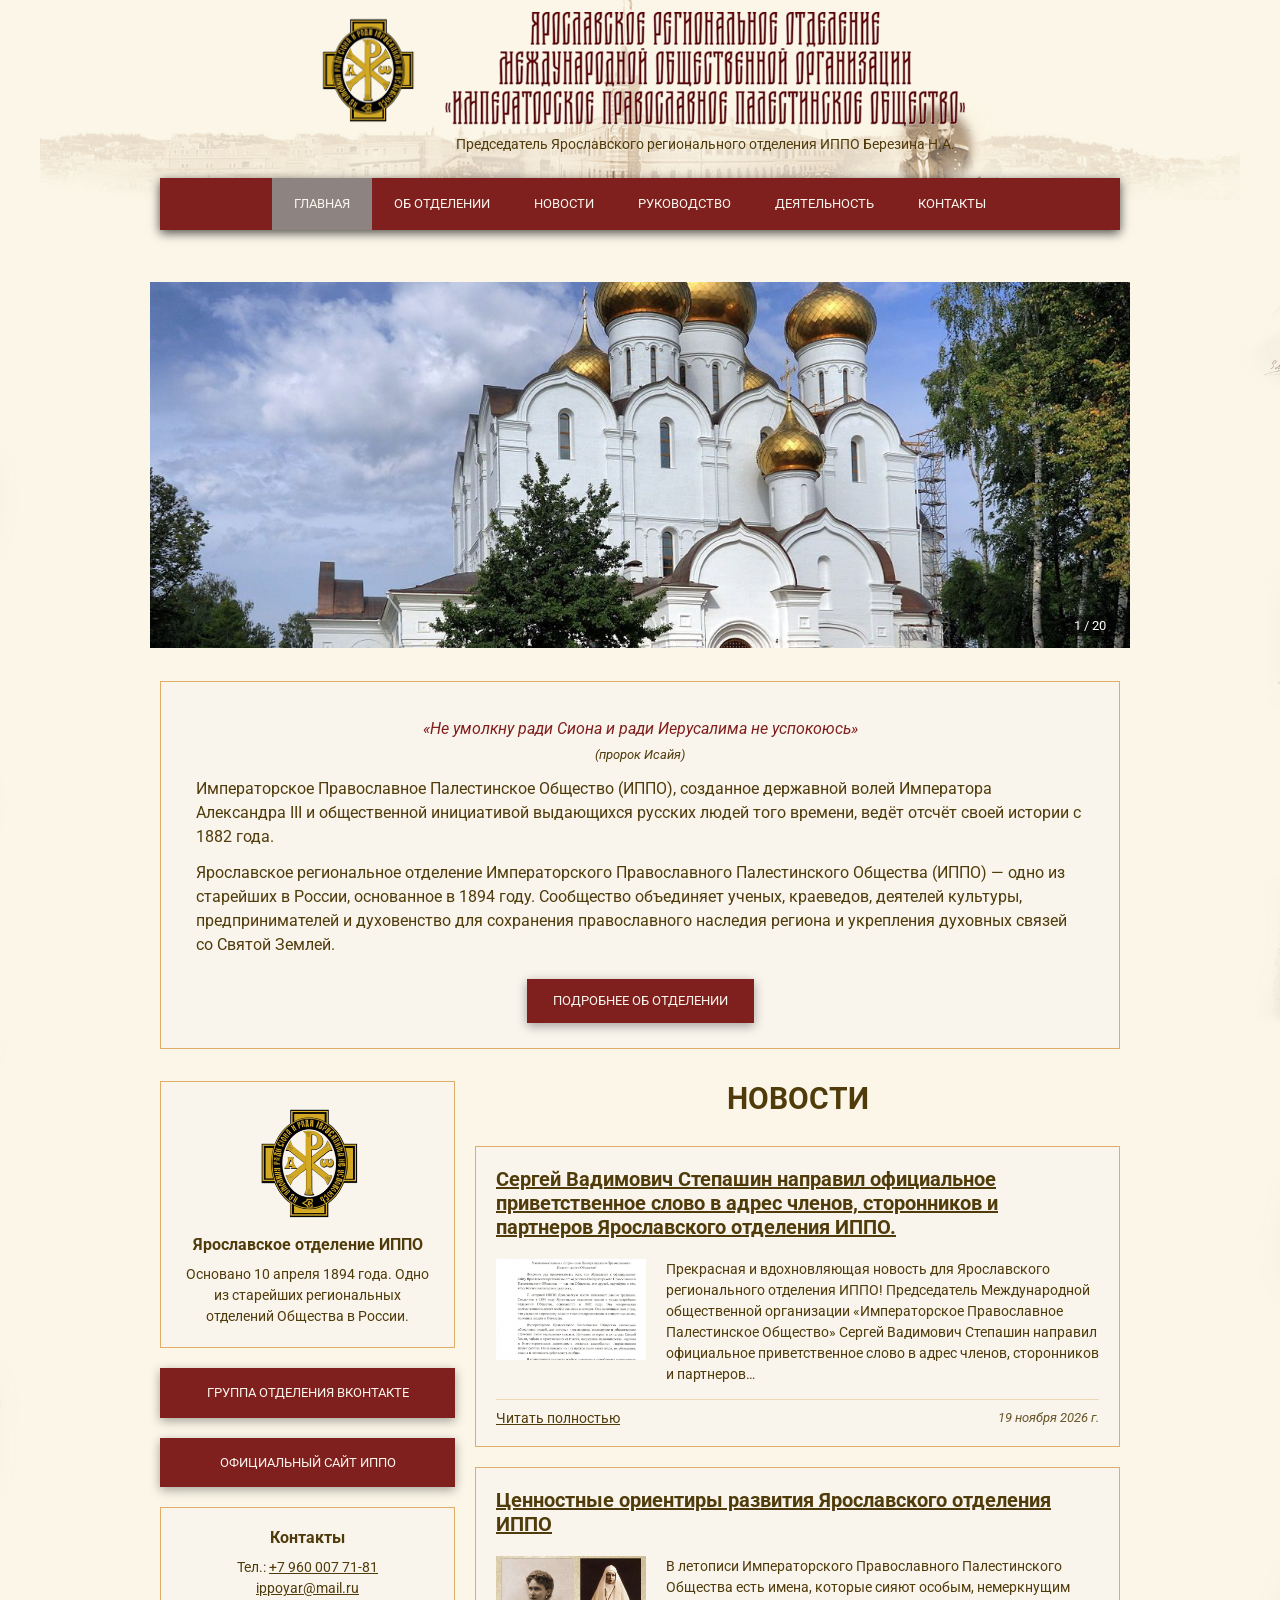
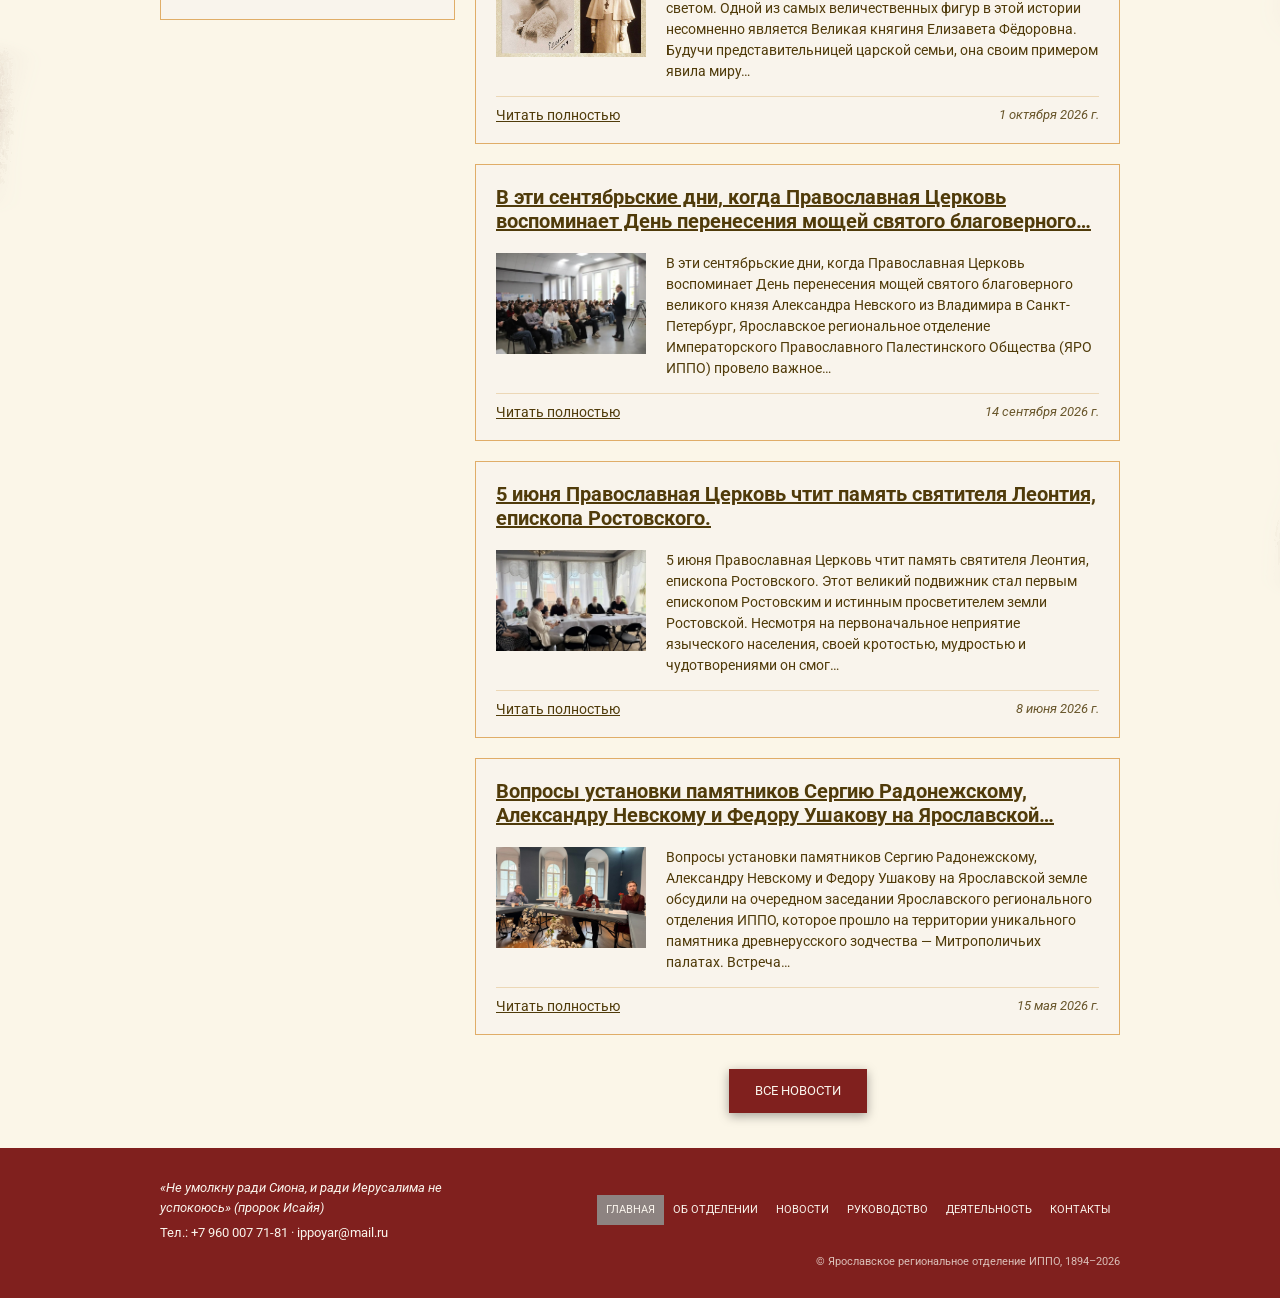
<file: index.html>
<!DOCTYPE html>
<html lang="ru">
<head>
<meta charset="utf-8">
<meta name="viewport" content="width=device-width, initial-scale=1">
<title>Ярославское региональное отделение ИППО</title>
<meta name="description" content="Ярославское региональное отделение Императорского Православного Палестинского Общества (ИППО), основано в 1894 году.">
<meta property="og:title" content="Ярославское региональное отделение ИППО">
<meta property="og:image" content="img/logo.png">
<link rel="icon" href="img/logo.png">
<link rel="stylesheet" href="css/style.css">
</head>
<body>
<div class="page">
  <div class="main_top">
    <div class="main_header">
      <div class="center">
        <a href="index.html" class="logo" aria-label="На главную"></a>
        <div class="titles">
          <a href="index.html"><img class="title_img" src="img/title.png" width="677" height="149" alt="Ярославское региональное отделение Международной общественной организации «Императорское Православное Палестинское Общество»"></a>
          <span class="chair">Председатель Ярославского регионального отделения ИППО Березина Н.А.</span>
        </div>
      </div>
    </div>
    <div class="main_menu_con">
      <button class="openmenu" type="button" aria-expanded="false">Меню</button>
      <ul class="main_menu"><li class="active"><a href="index.html">Главная</a></li><li><a href="about.html">Об отделении</a></li><li><a href="news.html">Новости</a></li><li><a href="leadership.html">Руководство</a></li><li><a href="activity.html">Деятельность</a></li><li><a href="contacts.html">Контакты</a></li></ul>
    </div>
  </div>
  <div class="main_slider2" aria-label="Фотографии отделения"></div>
  <div class="center">
    <div class="content intro">
      <p class="quote">«Не умолкну ради Сиона и ради Иерусалима не успокоюсь»<small>(пророк Исайя)</small></p>
      <p>Императорское Православное Палестинское Общество (ИППО), созданное державной волей Императора Александра III и общественной инициативой выдающихся русских людей того времени, ведёт отсчёт своей истории с 1882 года.</p>
      <p>Ярославское региональное отделение Императорского Православного Палестинского Общества (ИППО) — одно из старейших в России, основанное в 1894 году. Сообщество объединяет ученых, краеведов, деятелей культуры, предпринимателей и духовенство для сохранения православного наследия региона и укрепления духовных связей со Святой Землей.</p>
      <a class="btn" href="about.html">Подробнее об отделении</a>
    </div>
    <div class="columns">
    <div class="main_sidebar">
      <div class="side_block">
        <img src="img/logo.png" alt="">
        <h4>Ярославское отделение ИППО</h4>
        <p>Основано 10 апреля 1894 года. Одно из старейших региональных отделений Общества в России.</p>
      </div>
      <a class="side_link" href="https://vk.ru/club234054681" target="_blank" rel="noopener">Группа отделения ВКонтакте</a>
      <a class="side_link" href="https://www.ippo.ru/" target="_blank" rel="noopener">Официальный сайт ИППО</a>
      <div class="side_block">
        <h4>Контакты</h4>
        <p>Тел.: <a href="tel:+79600077181">+7 960 007 71-81</a><br><a href="mailto:ippoyar@mail.ru">ippoyar@mail.ru</a></p>
      </div>
    </div>
    <div class="main_content">
      <h3>Новости</h3>
      <div class="newscon" data-news="5"></div>
      <p style="text-align:center;margin-top:24px"><a class="btn" href="news.html">Все новости</a></p>
    </div>
    </div>
  </div>

  <div class="footer">
    <div class="center">
      <div class="f_left">
        <i>«Не умолкну ради Сиона, и ради Иерусалима не успокоюсь» (пророк Исайя)</i>
        Тел.: <a href="tel:+79600077181">+7 960 007 71-81</a> · <a href="mailto:ippoyar@mail.ru">ippoyar@mail.ru</a>
      </div>
      <ul class="footer_menu"><li class="active"><a href="index.html">Главная</a></li><li><a href="about.html">Об отделении</a></li><li><a href="news.html">Новости</a></li><li><a href="leadership.html">Руководство</a></li><li><a href="activity.html">Деятельность</a></li><li><a href="contacts.html">Контакты</a></li></ul>
    </div>
    <div class="center"><div class="copy">© Ярославское региональное отделение ИППО, 1894–<span id="y">2026</span></div></div>
  </div>
</div>
<script>document.getElementById("y").textContent=new Date().getFullYear()</script>
<script src="js/main.js"></script>
</body>
</html>
</file>
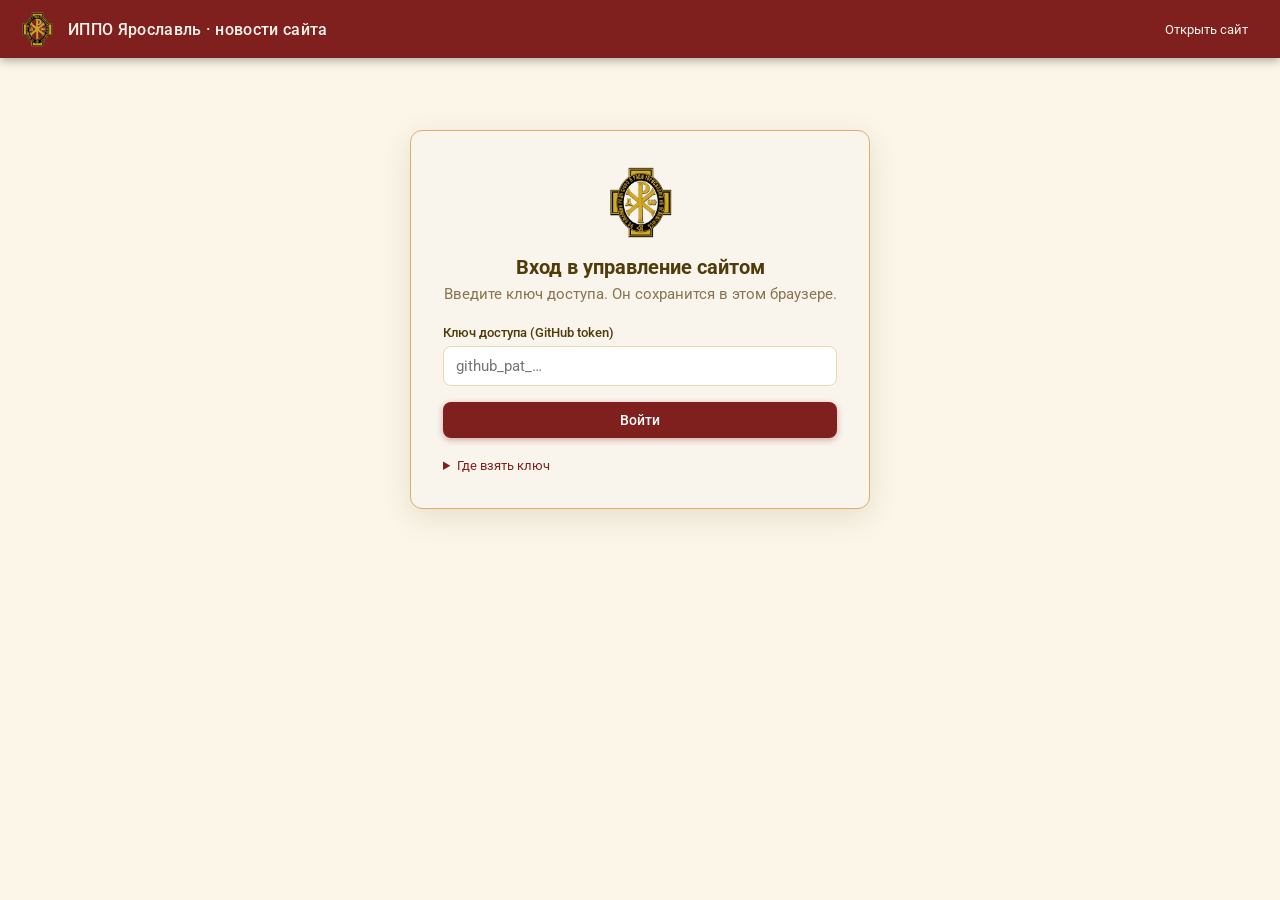
<file: admin/index.html>
<!DOCTYPE html>
<html lang="ru">
<head>
<meta charset="utf-8">
<meta name="viewport" content="width=device-width, initial-scale=1">
<meta name="robots" content="noindex, nofollow">
<title>Управление новостями — ИППО Ярославль</title>
<link rel="icon" href="../img/logo.png">
<link rel="stylesheet" href="https://fonts.googleapis.com/css2?family=Roboto:wght@400;500;700&display=swap">
<style>
:root {
  --red: #80201e; --red-h: #962a27; --cream: #fbf6e8; --panel: #f9f4ec; --line: #e0ad68;
  --line-soft: #ecd7b6; --text: #503b0a; --muted: #8a7550; --ok: #3f7a3a; --err: #b3261e;
  --radius: 8px;
}
* { box-sizing: border-box; margin: 0; padding: 0; }
html, body { height: 100%; }
body { font-family: Roboto, Arial, sans-serif; background: var(--cream); color: var(--text); font-size: 15px; }
button, input, textarea { font: inherit; color: inherit; }
button { cursor: pointer; border: none; background: none; }
a { color: var(--red); }
[hidden] { display: none !important; }

.topbar { position: sticky; top: 0; z-index: 20; display: flex; align-items: center; gap: 14px; padding: 10px 20px; background: var(--red); color: #f9f4ec; box-shadow: 0 2px 10px rgba(0,0,0,.35); }
.topbar img { width: 34px; height: 38px; object-fit: contain; }
.topbar h1 { font-size: 16px; font-weight: 500; letter-spacing: .02em; }
.topbar .sp { flex: 1; }
.topbar a, .topbar button { color: #f9f4ec; font-size: 13px; text-decoration: none; padding: 7px 12px; border-radius: 6px; }
.topbar a:hover, .topbar button:hover { background: rgba(255,255,255,.14); }

.btn { display: inline-flex; align-items: center; gap: 8px; padding: 10px 16px; border-radius: var(--radius); font-weight: 500; font-size: 14px; transition: background .15s, box-shadow .15s; }
.btn-primary { background: var(--red); color: #fff; box-shadow: 0 2px 6px rgba(128,32,30,.35); }
.btn-primary:hover { background: var(--red-h); }
.btn-primary:disabled { opacity: .55; cursor: default; }
.btn-ghost { border: 1px solid var(--line); background: #fff; }
.btn-ghost:hover { background: var(--panel); }
.btn-danger { color: var(--err); border: 1px solid #e8b4b0; background: #fff; }
.btn-danger:hover { background: #fdf0ef; }
.btn-sm { padding: 6px 10px; font-size: 13px; }

.field { display: block; margin-bottom: 16px; }
.field > span { display: block; font-size: 13px; font-weight: 500; margin-bottom: 6px; }
.field small { display: block; color: var(--muted); font-size: 12px; margin-top: 5px; }
.input, .textarea { width: 100%; background: #fff; border: 1px solid var(--line-soft); border-radius: var(--radius); padding: 10px 12px; outline: none; transition: border-color .15s, box-shadow .15s; }
.input:focus, .textarea:focus { border-color: var(--line); box-shadow: 0 0 0 3px rgba(224,173,104,.25); }
.textarea { min-height: 260px; resize: vertical; line-height: 1.55; }
.title-input { font-size: 20px; font-weight: 700; }

/* Вход */
.login { max-width: 460px; margin: 8vh auto; background: var(--panel); border: 1px solid var(--line); border-radius: 12px; padding: 32px; box-shadow: 0 8px 30px rgba(80,59,10,.12); }
.login .logo { display: block; margin: 0 auto 14px; width: 70px; }
.login h2 { text-align: center; font-size: 20px; margin-bottom: 6px; }
.login p.lead { text-align: center; color: var(--muted); margin-bottom: 22px; }
.login details { margin-top: 18px; font-size: 13px; line-height: 1.55; }
.login summary { cursor: pointer; color: var(--red); }
.login ol { margin: 10px 0 0 18px; }
.err { color: var(--err); font-size: 13px; margin-top: 10px; }

/* Основной экран */
.app { display: grid; grid-template-columns: 340px 1fr; min-height: calc(100vh - 58px); }
.side { border-right: 1px solid var(--line-soft); background: var(--panel); display: flex; flex-direction: column; min-height: 0; }
.side-actions { padding: 14px; display: grid; gap: 8px; border-bottom: 1px solid var(--line-soft); }
.side-actions .btn { justify-content: center; }
.search { margin: 12px 14px 6px; }
.list { overflow: auto; flex: 1; padding: 6px 8px 20px; }
.item { display: grid; grid-template-columns: 64px 1fr; gap: 10px; padding: 8px; border-radius: var(--radius); cursor: pointer; align-items: center; }
.item:hover { background: #fff; }
.item.active { background: #fff; box-shadow: inset 3px 0 0 var(--red); }
.item img, .item .noimg { width: 64px; height: 44px; object-fit: cover; border-radius: 5px; background: var(--line-soft); }
.item b { display: block; font-size: 13px; font-weight: 500; line-height: 1.3; max-height: 2.6em; overflow: hidden; }
.item .meta { font-size: 12px; color: var(--muted); margin-top: 3px; display: flex; gap: 6px; align-items: center; }
.badge { font-size: 10px; text-transform: uppercase; letter-spacing: .04em; padding: 1px 6px; border-radius: 10px; background: #e7eef8; color: #2d5a9a; }
.badge.m { background: #f3e6d2; color: #7a5220; }

.main { padding: 24px 28px 60px; min-width: 0; }
.empty { max-width: 520px; margin: 12vh auto; text-align: center; color: var(--muted); line-height: 1.6; }
.empty h2 { color: var(--text); font-size: 20px; margin-bottom: 8px; }

.editor { display: grid; grid-template-columns: minmax(0, 1fr) minmax(0, 440px); gap: 28px; align-items: start; }
.card { background: #fff; border: 1px solid var(--line-soft); border-radius: 12px; padding: 22px; }
.editor-head { display: flex; align-items: center; gap: 10px; margin-bottom: 18px; flex-wrap: wrap; }
.editor-head h2 { font-size: 18px; flex: 1; }
.row { display: grid; grid-template-columns: 180px 1fr; gap: 14px; }
.tools { display: flex; gap: 8px; flex-wrap: wrap; margin-top: 8px; }

.drop { border: 2px dashed var(--line); border-radius: 10px; padding: 18px; text-align: center; color: var(--muted); background: var(--panel); transition: background .15s, border-color .15s; cursor: pointer; }
.drop.over { background: #fff3df; border-color: var(--red); color: var(--text); }
.photos { display: grid; grid-template-columns: repeat(auto-fill, minmax(120px, 1fr)); gap: 10px; margin-top: 12px; }
.ph { position: relative; aspect-ratio: 3/2; border-radius: 8px; overflow: hidden; border: 2px solid transparent; background: var(--line-soft); cursor: grab; }
.ph.cover { border-color: var(--red); }
.ph img { width: 100%; height: 100%; object-fit: cover; display: block; }
.ph .tag { position: absolute; left: 6px; top: 6px; background: var(--red); color: #fff; font-size: 10px; padding: 2px 6px; border-radius: 4px; text-transform: uppercase; }
.ph .acts { position: absolute; right: 4px; bottom: 4px; display: flex; gap: 4px; opacity: 0; transition: opacity .15s; }
.ph:hover .acts, .ph:focus-within .acts { opacity: 1; }
.ph .acts button { width: 28px; height: 28px; border-radius: 6px; background: rgba(255,255,255,.92); font-size: 14px; line-height: 28px; }
.ph .acts button:hover { background: #fff; }
.ph.dragging { opacity: .4; }

.preview { position: sticky; top: 78px; }
.preview h3 { font-size: 13px; text-transform: uppercase; letter-spacing: .06em; color: var(--muted); margin-bottom: 10px; display: flex; justify-content: space-between; }
.preview iframe { width: 100%; height: 70vh; border: 1px solid var(--line-soft); border-radius: 12px; background: var(--cream); }
.seg { display: inline-flex; border: 1px solid var(--line-soft); border-radius: 6px; overflow: hidden; }
.seg button { padding: 3px 10px; font-size: 11px; text-transform: none; letter-spacing: 0; }
.seg button.on { background: var(--red); color: #fff; }

/* Импорт из ВК */
.modal-bg { position: fixed; inset: 0; background: rgba(40,25,10,.45); display: flex; align-items: center; justify-content: center; z-index: 50; padding: 20px; }
.modal { background: var(--cream); border-radius: 14px; padding: 26px; width: 100%; max-width: 520px; box-shadow: 0 20px 60px rgba(0,0,0,.3); }
.modal h2 { font-size: 19px; margin-bottom: 6px; }
.modal p { color: var(--muted); margin-bottom: 16px; line-height: 1.5; }
.modal .foot { display: flex; justify-content: flex-end; gap: 8px; margin-top: 8px; }
.steps { list-style: none; margin: 14px 0 6px; }
.steps li { display: flex; align-items: center; gap: 10px; padding: 7px 0; color: var(--muted); }
.steps li::before { content: ""; width: 18px; height: 18px; border-radius: 50%; border: 2px solid var(--line-soft); flex: none; }
.steps li.now { color: var(--text); }
.steps li.now::before { border-color: var(--red); border-top-color: transparent; animation: spin .8s linear infinite; }
.steps li.done { color: var(--ok); }
.steps li.done::before { background: var(--ok); border-color: var(--ok); box-shadow: inset 0 0 0 3px #fff; }
@keyframes spin { to { transform: rotate(360deg); } }

.toast { position: fixed; right: 20px; bottom: 20px; z-index: 60; background: var(--text); color: #fff; padding: 12px 16px; border-radius: 8px; box-shadow: 0 8px 24px rgba(0,0,0,.25); max-width: 380px; line-height: 1.45; transform: translateY(20px); opacity: 0; transition: .25s; }
.toast.show { transform: none; opacity: 1; }
.toast.ok { background: var(--ok); }
.toast.bad { background: var(--err); }
.busy { position: fixed; inset: 0; background: rgba(251,246,232,.6); z-index: 70; display: flex; align-items: center; justify-content: center; font-weight: 500; gap: 12px; }
.busy::before { content: ""; width: 22px; height: 22px; border: 3px solid var(--red); border-top-color: transparent; border-radius: 50%; animation: spin .8s linear infinite; }

@media (max-width: 1100px) { .editor { grid-template-columns: 1fr; } .preview { position: static; } .preview iframe { height: 520px; } }
@media (max-width: 760px) {
  .app { grid-template-columns: 1fr; }
  .side { border-right: none; border-bottom: 1px solid var(--line-soft); max-height: 45vh; }
  .main { padding: 16px; }
  .row { grid-template-columns: 1fr; }
  .topbar h1 { font-size: 14px; }
}
:focus-visible { outline: 2px solid var(--line); outline-offset: 2px; }
</style>
</head>
<body>

<header class="topbar">
  <img src="../img/logo.png" alt="">
  <h1>ИППО Ярославль · новости сайта</h1>
  <span class="sp"></span>
  <a href="../news.html" target="_blank" rel="noopener">Открыть сайт</a>
  <button id="logout" hidden>Выйти</button>
</header>

<!-- Вход -->
<section id="login" class="login" hidden>
  <img class="logo" src="../img/logo.png" alt="">
  <h2>Вход в управление сайтом</h2>
  <p class="lead">Введите ключ доступа. Он сохранится в этом браузере.</p>
  <label class="field"><span>Ключ доступа (GitHub token)</span>
    <input id="token" class="input" type="password" autocomplete="off" placeholder="github_pat_…">
  </label>
  <button id="loginBtn" class="btn btn-primary" style="width:100%;justify-content:center">Войти</button>
  <div id="loginErr" class="err" hidden></div>
  <details>
    <summary>Где взять ключ</summary>
    <ol>
      <li>Войдите на github.com в аккаунт, у которого есть доступ к репозиторию сайта.</li>
      <li>Откройте <a href="https://github.com/settings/personal-access-tokens/new" target="_blank" rel="noopener">создание ключа</a>.</li>
      <li>Repository access → <b>Only select repositories</b> → ippo-yar.</li>
      <li>Permissions → Repository permissions → <b>Contents: Read and write</b>.</li>
      <li>Срок действия — год, нажмите Generate token и вставьте ключ сюда.</li>
    </ol>
  </details>
</section>

<!-- Приложение -->
<div id="app" class="app" hidden>
  <aside class="side">
    <div class="side-actions">
      <button id="newVk" class="btn btn-primary">Добавить по ссылке из ВКонтакте</button>
      <button id="newManual" class="btn btn-ghost">Написать новость вручную</button>
    </div>
    <input id="search" class="input search" type="search" placeholder="Поиск по новостям">
    <div id="list" class="list"></div>
  </aside>

  <main class="main">
    <div id="empty" class="empty">
      <h2>Выберите новость или создайте новую</h2>
      <p>Вставьте ссылку на пост ВКонтакте — текст и фотографии подтянутся сами, останется проверить и сохранить. Или напишите новость вручную и загрузите фото: они автоматически приведутся к единому размеру, обложка обрежется под формат сайта.</p>
    </div>

    <div id="editor" class="editor" hidden>
      <div class="card">
        <div class="editor-head">
          <h2 id="edTitle">Новость</h2>
          <button id="delBtn" class="btn btn-danger btn-sm">Удалить</button>
          <button id="saveBtn" class="btn btn-primary">Сохранить и опубликовать</button>
        </div>

        <label class="field"><span>Заголовок</span>
          <input id="fTitle" class="input title-input" maxlength="160" placeholder="Коротко о событии">
          <small>До 120 символов. Если оставить пустым, возьмётся первое предложение текста.</small>
        </label>

        <div class="row">
          <label class="field"><span>Дата</span><input id="fDate" class="input" type="date"></label>
          <label class="field"><span>Ссылка на пост ВК (необязательно)</span><input id="fUrl" class="input" placeholder="https://vk.ru/wall-234054681_…"></label>
        </div>

        <label class="field"><span>Текст</span>
          <textarea id="fText" class="textarea" placeholder="Каждый абзац — с новой строки."></textarea>
          <div class="tools">
            <button id="cleanBtn" class="btn btn-ghost btn-sm" type="button">Привести текст к стилю сайта</button>
            <button id="titleBtn" class="btn btn-ghost btn-sm" type="button">Заголовок из текста</button>
          </div>
          <small>«Привести к стилю» убирает эмодзи, хэштеги, лишние пробелы и пустые строки, ставит «ёлочки» вместо прямых кавычек.</small>
        </label>

        <div class="field"><span>Фотографии</span>
          <div id="drop" class="drop" tabindex="0">Перетащите фото сюда или <u>выберите файлы</u><br><small>JPG, PNG, HEIC из телефона — всё приведётся к единому формату. Первое фото — обложка.</small></div>
          <input id="file" type="file" accept="image/*" multiple hidden>
          <div id="photos" class="photos"></div>
        </div>
      </div>

      <div class="preview">
        <h3>Как будет на сайте <span class="seg"><button id="pvCard" class="on">Карточка</button><button id="pvPage">Страница</button></span></h3>
        <iframe id="pv" title="Предпросмотр"></iframe>
      </div>
    </div>
  </main>
</div>

<!-- Импорт из ВК -->
<div id="vkModal" class="modal-bg" hidden>
  <div class="modal">
    <h2>Новость из ВКонтакте</h2>
    <p>Вставьте ссылку на пост группы. Робот заберёт текст и фотографии примерно за 1–3 минуты, после чего откроется редактор.</p>
    <input id="vkUrl" class="input" placeholder="https://vk.com/wall-234054681_57">
    <ul id="vkSteps" class="steps" hidden>
      <li data-s="1">Ссылка отправлена роботу</li>
      <li data-s="2">Робот забирает текст и фото из ВКонтакте</li>
      <li data-s="3">Открываю в редакторе</li>
    </ul>
    <div id="vkErr" class="err" hidden></div>
    <div class="foot">
      <button id="vkCancel" class="btn btn-ghost">Закрыть</button>
      <button id="vkGo" class="btn btn-primary">Загрузить</button>
    </div>
  </div>
</div>

<div id="toast" class="toast"></div>
<div id="busy" class="busy" hidden><span id="busyText">Сохраняю…</span></div>

<script>
(function () {
  "use strict";
  var OWNER = "daniilorlov5-cmd", REPO = "ippo-yar", BRANCH = "main";
  var NEWS = "data/news.json", LINKS = "data/vk-links.txt", HIDDEN = "data/news-hidden.json";
  var RAW = "https://raw.githubusercontent.com/" + OWNER + "/" + REPO + "/" + BRANCH + "/";
  var TOKEN_KEY = "ippo_admin_token";
  var $ = function (id) { return document.getElementById(id); };

  var token = localStorage.getItem(TOKEN_KEY) || "";
  var news = [];
  var cur = null;       // редактируемая новость
  var photos = [];      // [{path, src, blob, isNew}]
  var dirty = false;
  var pvMode = "card";

  // ---------- утилиты ----------
  function esc(s) { return String(s == null ? "" : s).replace(/[&<>"]/g, function (c) { return { "&": "&amp;", "<": "&lt;", ">": "&gt;", '"': "&quot;" }[c]; }); }
  function toast(msg, kind) {
    var t = $("toast"); t.textContent = msg; t.className = "toast show " + (kind || "");
    clearTimeout(toast._t); toast._t = setTimeout(function () { t.className = "toast"; }, kind === "bad" ? 7000 : 4000);
  }
  function busy(on, text) { $("busy").hidden = !on; if (text) $("busyText").textContent = text; }
  function b64FromBytes(bytes) {
    var s = "", ch = 0x8000;
    for (var i = 0; i < bytes.length; i += ch) s += String.fromCharCode.apply(null, bytes.subarray(i, i + ch));
    return btoa(s);
  }
  function b64FromText(t) { return b64FromBytes(new TextEncoder().encode(t)); }
  function textFromB64(b) {
    var bin = atob(b.replace(/\n/g, "")), u = new Uint8Array(bin.length);
    for (var i = 0; i < bin.length; i++) u[i] = bin.charCodeAt(i);
    return new TextDecoder().decode(u);
  }
  function blobToB64(blob) {
    return new Promise(function (res, rej) {
      var r = new FileReader(); r.onload = function () { res(String(r.result).split(",")[1]); }; r.onerror = rej; r.readAsDataURL(blob);
    });
  }
  function rnd() { return Math.random().toString(36).slice(2, 7); }
  function today() { var d = new Date(); d.setMinutes(d.getMinutes() - d.getTimezoneOffset()); return d.toISOString().slice(0, 10); }
  function fmtDate(d) {
    if (!d) return "";
    var dt = new Date(d + "T12:00:00");
    return isNaN(dt) ? "" : dt.toLocaleDateString("ru-RU", { day: "numeric", month: "long", year: "numeric" });
  }
  function cleanVkTail(t) { return String(t || "").replace(/\s*\.{3}\s*Смотрите полностью ВКонтакте\.?\s*$/i, "…").trim(); }
  function autoTitle(text) {
    var t = cleanVkTail(text).split(/\n|(?<=[.!?])\s/)[0] || "";
    t = t.replace(/…$/, "").trim();
    return t.length > 110 ? t.slice(0, 107).replace(/\s+\S*$/, "") + "…" : t;
  }
  function styleText(t) {
    t = cleanVkTail(t);
    t = t.replace(/[\u{1F000}-\u{1FAFF}\u{2600}-\u{27BF}\u{FE0F}\u{200D}\u{2B00}-\u{2BFF}\u{1F1E6}-\u{1F1FF}]/gu, "");
    t = t.replace(/(^|\s)#[\wА-Яа-яЁё@_]+/g, "$1");
    t = t.replace(/[ \t\u00A0]+/g, " ");
    t = t.replace(/"([^"\n]*)"/g, "«$1»");
    t = t.replace(/ - /g, " — ");
    t = t.split(/\n/).map(function (l) { return l.trim(); }).filter(Boolean).join("\n");
    return t.trim();
  }
  function keyOf(n) { return n.source === "manual" ? String(n.id) : String(n.owner || -234054681) + "_" + n.id; }
  function isManual(n) { return n.source === "manual"; }
  function imgUrl(p) { return /^(blob:|data:|https?:)/.test(p) ? p : RAW + p; }

  // ---------- GitHub API ----------
  function api(path, opts) {
    opts = opts || {};
    return fetch("https://api.github.com/repos/" + OWNER + "/" + REPO + path, {
      method: opts.method || "GET",
      cache: "no-store",
      headers: { Authorization: "Bearer " + token, Accept: "application/vnd.github+json", "Content-Type": "application/json" },
      body: opts.body ? JSON.stringify(opts.body) : undefined
    }).then(function (r) {
      if (r.status === 404 && opts.allow404) return null;
      if (!r.ok) return r.text().then(function (t) { var e = new Error("GitHub " + r.status + ": " + t.slice(0, 200)); e.status = r.status; throw e; });
      return r.status === 204 ? null : r.json();
    });
  }
  function readText(path) {
    return api("/contents/" + path + "?ref=" + BRANCH + "&t=" + Date.now(), { allow404: true })
      .then(function (d) { return d ? textFromB64(d.content) : null; });
  }
  function readJSON(path, def) {
    return readText(path).then(function (t) { try { return t ? JSON.parse(t) : def; } catch (e) { return def; } });
  }
  // files: [{path, text} | {path, b64} | {path, sha} | {path, del:true}]
  function commit(files, message) {
    var blobs = files.map(function (f) {
      if (f.del || f.sha) return Promise.resolve(f);
      return api("/git/blobs", { method: "POST", body: { content: f.b64 || b64FromText(f.text), encoding: "base64" } })
        .then(function (b) { return { path: f.path, sha: b.sha }; });
    });
    return Promise.all(blobs).then(function (entries) {
      return api("/git/ref/heads/" + BRANCH).then(function (ref) {
        var head = ref.object.sha;
        return api("/git/commits/" + head).then(function (c) {
          return api("/git/trees", { method: "POST", body: {
            base_tree: c.tree.sha,
            tree: entries.map(function (e) { return { path: e.path, mode: "100644", type: "blob", sha: e.del ? null : e.sha }; })
          } });
        }).then(function (tree) {
          return api("/git/commits", { method: "POST", body: { message: message, tree: tree.sha, parents: [head] } });
        }).then(function (nc) {
          return api("/git/refs/heads/" + BRANCH, { method: "PATCH", body: { sha: nc.sha, force: false } });
        });
      });
    });
  }
  // Применяет изменение к свежей версии news.json и коммитит (с повтором, если робот успел закоммитить)
  function saveNews(mutate, extra, message, attempt) {
    attempt = attempt || 1;
    return readJSON(NEWS, []).then(function (list) {
      var out = mutate(list) || list;
      var files = [{ path: NEWS, text: JSON.stringify(out, null, 1) + "\n" }].concat(extra || []);
      return commit(files, message).then(function () { return out; });
    }).catch(function (e) {
      if (attempt >= 3 || (e.status !== 422 && e.status !== 409)) throw e;
      // повтор: робот мог успеть закоммитить; со второй попытки не удаляем старые файлы
      var next = attempt >= 2 && extra ? extra.filter(function (f) { return !f.del; }) : extra;
      return saveNews(mutate, next, message, attempt + 1);
    });
  }

  // ---------- изображения ----------
  function loadBitmap(blob) {
    if (window.createImageBitmap) return createImageBitmap(blob, { imageOrientation: "from-image" }).catch(function () { return loadImgEl(blob); });
    return loadImgEl(blob);
  }
  function loadImgEl(blob) {
    return new Promise(function (res, rej) { var i = new Image(); i.onload = function () { res(i); }; i.onerror = rej; i.src = URL.createObjectURL(blob); });
  }
  function toJpeg(canvas, q) { return new Promise(function (res) { canvas.toBlob(res, "image/jpeg", q || 0.85); }); }
  function resize(blob, maxSide) {
    return loadBitmap(blob).then(function (img) {
      var w = img.width, h = img.height, k = Math.min(1, maxSide / Math.max(w, h));
      var c = document.createElement("canvas"); c.width = Math.round(w * k); c.height = Math.round(h * k);
      var x = c.getContext("2d"); x.imageSmoothingQuality = "high"; x.drawImage(img, 0, 0, c.width, c.height);
      return toJpeg(c, 0.85);
    });
  }
  function makeCover(blob) {
    return loadBitmap(blob).then(function (img) {
      var W = 1200, H = 800, r = W / H, w = img.width, h = img.height, sw, sh;
      if (w / h > r) { sh = h; sw = h * r; } else { sw = w; sh = w / r; }
      var c = document.createElement("canvas"); c.width = W; c.height = H;
      var x = c.getContext("2d"); x.imageSmoothingQuality = "high";
      x.drawImage(img, (w - sw) / 2, (h - sh) / 2, sw, sh, 0, 0, W, H);
      return toJpeg(c, 0.84);
    });
  }
  function fetchRepoImage(path) {
    return fetch(RAW + path + "?t=" + Date.now()).then(function (r) { if (!r.ok) throw new Error(r.status); return r.blob(); })
      .catch(function () {
        return api("/contents/" + path + "?ref=" + BRANCH).then(function (d) {
          var bin = atob(d.content.replace(/\n/g, "")), u = new Uint8Array(bin.length);
          for (var i = 0; i < bin.length; i++) u[i] = bin.charCodeAt(i);
          return new Blob([u], { type: "image/jpeg" });
        });
      });
  }

  // ---------- вход ----------
  function showLogin(msg) {
    $("login").hidden = false; $("app").hidden = true; $("logout").hidden = true;
    if (msg) { $("loginErr").textContent = msg; $("loginErr").hidden = false; }
  }
  function tryLogin() {
    busy(true, "Проверяю доступ…");
    return api("").then(function (repo) {
      if (!repo.permissions || !repo.permissions.push) throw new Error("У ключа нет права на запись в репозиторий.");
      localStorage.setItem(TOKEN_KEY, token);
      $("login").hidden = true; $("app").hidden = false; $("logout").hidden = false;
      return loadNews();
    }).catch(function (e) {
      localStorage.removeItem(TOKEN_KEY);
      showLogin(e.status === 401 ? "Ключ не подходит или истёк." : (e.message || "Не удалось войти."));
    }).then(function () { busy(false); });
  }
  $("loginBtn").onclick = function () { token = $("token").value.trim(); if (token) tryLogin(); };
  $("token").addEventListener("keydown", function (e) { if (e.key === "Enter") $("loginBtn").click(); });
  $("logout").onclick = function () { localStorage.removeItem(TOKEN_KEY); token = ""; location.reload(); };

  // ---------- список ----------
  function sortNews(list) {
    return list.slice().sort(function (a, b) {
      return (b.date || "").localeCompare(a.date || "") || String(b.id).localeCompare(String(a.id), undefined, { numeric: true });
    });
  }
  function loadNews() {
    return readJSON(NEWS, []).then(function (list) { news = sortNews(list || []); renderList(); });
  }
  function renderList() {
    var q = $("search").value.trim().toLowerCase();
    var items = news.filter(function (n) { return !q || ((n.title || "") + " " + (n.text || "")).toLowerCase().indexOf(q) >= 0; });
    $("list").innerHTML = items.length ? items.map(function (n) {
      var t = n.title || autoTitle(n.text) || "Без заголовка";
      var img = n.image ? '<img src="' + esc(imgUrl(n.image)) + '" alt="" loading="lazy">' : '<div class="noimg"></div>';
      var act = cur && keyOf(cur) === keyOf(n) ? " active" : "";
      return '<div class="item' + act + '" data-k="' + esc(keyOf(n)) + '">' + img + '<div><b>' + esc(t) + '</b><div class="meta">' +
        (isManual(n) ? '<span class="badge m">вручную</span>' : '<span class="badge">ВК</span>') +
        '<span>' + (fmtDate(n.date) || "без даты") + "</span></div></div></div>";
    }).join("") : '<p style="padding:14px;color:var(--muted)">Новостей не найдено</p>';
  }
  $("search").addEventListener("input", renderList);
  $("list").addEventListener("click", function (e) {
    var el = e.target.closest(".item"); if (!el) return;
    var n = news.filter(function (x) { return keyOf(x) === el.getAttribute("data-k"); })[0];
    if (n && confirmLeave()) openEditor(n);
  });
  function confirmLeave() { return !dirty || confirm("Есть несохранённые изменения. Уйти без сохранения?"); }
  window.addEventListener("beforeunload", function (e) { if (dirty) { e.preventDefault(); e.returnValue = ""; } });

  // ---------- редактор ----------
  function openEditor(n) {
    cur = JSON.parse(JSON.stringify(n));
    $("empty").hidden = true; $("editor").hidden = false;
    $("edTitle").textContent = n._new ? "Новая новость" : "Редактирование";
    $("delBtn").hidden = !!n._new;
    $("fTitle").value = n.title || "";
    $("fDate").value = n.date || (n._new ? today() : "");
    $("fUrl").value = n.url || "";
    $("fText").value = cleanVkTail(n.text || "");
    var paths = (n.images && n.images.length) ? n.images.slice() : (n.image ? [n.image] : []);
    photos = paths.map(function (p) { return { path: p, src: imgUrl(p) }; });
    dirty = false;
    renderPhotos(); renderList(); preview();
    window.scrollTo({ top: 0, behavior: "smooth" });
  }
  function newManual() {
    if (!confirmLeave()) return;
    openEditor({ _new: true, source: "manual", id: "m" + Date.now(), title: "", date: today(), text: "", images: [] });
  }
  $("newManual").onclick = newManual;

  ["fTitle", "fDate", "fUrl", "fText"].forEach(function (id) {
    $(id).addEventListener("input", function () { dirty = true; preview(); });
  });
  $("cleanBtn").onclick = function () { $("fText").value = styleText($("fText").value); dirty = true; preview(); toast("Текст приведён к стилю сайта"); };
  $("titleBtn").onclick = function () { $("fTitle").value = autoTitle($("fText").value); dirty = true; preview(); };

  // фото
  function renderPhotos() {
    $("photos").innerHTML = photos.map(function (p, i) {
      return '<div class="ph' + (i === 0 ? " cover" : "") + '" draggable="true" data-i="' + i + '">' +
        '<img src="' + esc(p.src) + '" alt="">' + (i === 0 ? '<span class="tag">обложка</span>' : "") +
        '<div class="acts">' +
        (i !== 0 ? '<button type="button" data-a="cover" title="Сделать обложкой">★</button>' : "") +
        (i > 0 ? '<button type="button" data-a="left" title="Левее">←</button>' : "") +
        (i < photos.length - 1 ? '<button type="button" data-a="right" title="Правее">→</button>' : "") +
        '<button type="button" data-a="del" title="Убрать">✕</button></div></div>';
    }).join("");
  }
  $("photos").addEventListener("click", function (e) {
    var b = e.target.closest("button"); if (!b) return;
    var i = +b.closest(".ph").getAttribute("data-i"), a = b.getAttribute("data-a");
    if (a === "del") photos.splice(i, 1);
    if (a === "cover") photos.unshift(photos.splice(i, 1)[0]);
    if (a === "left") photos.splice(i - 1, 0, photos.splice(i, 1)[0]);
    if (a === "right") photos.splice(i + 1, 0, photos.splice(i, 1)[0]);
    dirty = true; renderPhotos(); preview();
  });
  var dragI = null;
  $("photos").addEventListener("dragstart", function (e) { var el = e.target.closest(".ph"); if (!el) return; dragI = +el.getAttribute("data-i"); el.classList.add("dragging"); });
  $("photos").addEventListener("dragover", function (e) { if (dragI !== null) e.preventDefault(); });
  $("photos").addEventListener("drop", function (e) {
    var el = e.target.closest(".ph"); if (dragI === null || !el) return; e.preventDefault();
    var to = +el.getAttribute("data-i"); photos.splice(to, 0, photos.splice(dragI, 1)[0]); dragI = null;
    dirty = true; renderPhotos(); preview();
  });
  $("photos").addEventListener("dragend", function () { dragI = null; renderPhotos(); });

  function addFiles(files) {
    var list = Array.prototype.filter.call(files, function (f) { return /^image\//.test(f.type) || /\.(heic|heif)$/i.test(f.name); });
    if (!list.length) return;
    busy(true, "Обрабатываю фото…");
    Promise.all(list.map(function (f) {
      return resize(f, 1600).then(function (blob) { return { blob: blob, src: URL.createObjectURL(blob), isNew: true }; })
        .catch(function () { toast("Не удалось открыть " + f.name + ". Сохраните его как JPG и попробуйте снова.", "bad"); return null; });
    })).then(function (arr) {
      arr.filter(Boolean).forEach(function (p) { photos.push(p); });
      dirty = true; renderPhotos(); preview();
    }).then(function () { busy(false); });
  }
  var drop = $("drop");
  drop.onclick = function () { $("file").click(); };
  drop.onkeydown = function (e) { if (e.key === "Enter" || e.key === " ") { e.preventDefault(); $("file").click(); } };
  $("file").onchange = function () { addFiles(this.files); this.value = ""; };
  ["dragenter", "dragover"].forEach(function (ev) { drop.addEventListener(ev, function (e) { if (dragI === null) { e.preventDefault(); drop.classList.add("over"); } }); });
  ["dragleave", "drop"].forEach(function (ev) { drop.addEventListener(ev, function () { drop.classList.remove("over"); }); });
  drop.addEventListener("drop", function (e) { if (dragI === null) { e.preventDefault(); addFiles(e.dataTransfer.files); } });

  // предпросмотр
  $("pvCard").onclick = function () { pvMode = "card"; this.classList.add("on"); $("pvPage").classList.remove("on"); preview(); };
  $("pvPage").onclick = function () { pvMode = "page"; this.classList.add("on"); $("pvCard").classList.remove("on"); preview(); };
  function preview() {
    if (!cur) return;
    var title = $("fTitle").value.trim() || autoTitle($("fText").value) || "Заголовок новости";
    var text = $("fText").value.trim();
    var date = fmtDate($("fDate").value);
    var cover = photos[0] ? photos[0].src : "";
    var body;
    if (pvMode === "card") {
      var short = text.replace(/\n+/g, " "); if (short.length > 300) short = short.slice(0, 297).replace(/\s+\S*$/, "") + "…";
      body = '<div class="news" style="margin:20px"><h4><a href="#">' + esc(title) + "</a></h4>" + (date ? '<div class="date">' + date + "</div>" : "") +
        '<div class="body">' + (cover ? '<img src="' + esc(cover) + '" alt="">' : "") + "<div><p>" + esc(short) + '</p><a class="more" href="#">Читать полностью</a></div></div></div>';
    } else {
      body = '<div class="content article" style="margin:0;border:none"><h1>' + esc(title) + "</h1>" + (date ? '<div class="article_date">' + date + "</div>" : "") +
        (cover ? '<img class="article_cover" src="' + esc(cover) + '" alt="">' : "") +
        '<div class="article_text">' + text.split(/\n+/).filter(Boolean).map(function (p) { return "<p>" + esc(p) + "</p>"; }).join("") + "</div>" +
        (photos.length > 1 ? '<div class="gallery">' + photos.map(function (p) { return '<a><img src="' + esc(p.src) + '" alt=""></a>'; }).join("") + "</div>" : "") + "</div>";
    }
    $("pv").srcdoc = '<!DOCTYPE html><html><head><meta charset="utf-8"><base href="' + location.origin + '/"><link rel="stylesheet" href="' + location.origin + '/css/style.css"><link rel="stylesheet" href="' + location.origin + '/css/news.css">' +
      '<style>body{min-width:0!important;background:#fbf6e8!important}.news{width:auto!important}</style></head><body>' + body + "</body></html>";
  }

  // сохранение
  $("saveBtn").onclick = function () {
    if (!cur) return;
    var text = $("fText").value.trim();
    if (!text && !$("fTitle").value.trim()) { toast("Добавьте заголовок или текст новости", "bad"); return; }
    busy(true, "Готовлю фото…");
    var id = cur.id, base = "img/news/" + (isManual(cur) ? id : Math.abs(cur.owner || 0) + "_" + id);
    var extra = [];
    var oldPaths = [].concat(cur.images || [], cur.image ? [cur.image] : []);

    // новые фото -> файлы
    var jobs = photos.map(function (p, i) {
      if (!p.isNew) return Promise.resolve(p.path);
      var path = base + "-" + rnd() + ".jpg";
      return blobToB64(p.blob).then(function (b64) { extra.push({ path: path, b64: b64 }); p.path = path; p.isNew = false; return path; });
    });
    Promise.all(jobs).then(function (paths) {
      if (!photos.length) return { paths: paths, cover: "" };
      var isGenerated = cur.image && /-cover-[a-z0-9]+\.jpg$/.test(cur.image);
      if (isGenerated && cur.coverFrom === paths[0]) return { paths: paths, cover: cur.image };
      var src = photos[0].blob ? Promise.resolve(photos[0].blob) : fetchRepoImage(photos[0].path);
      return src.then(makeCover).then(blobToB64).then(function (b64) {
        var cp = base + "-cover-" + rnd() + ".jpg"; extra.push({ path: cp, b64: b64 }); return { paths: paths, cover: cp };
      });
    }).then(function (res) {
      var keep = res.paths.concat(res.cover ? [res.cover] : []);
      oldPaths.filter(function (p, i, a) { return a.indexOf(p) === i && keep.indexOf(p) < 0 && /^img\/news\//.test(p); })
        .forEach(function (p) { extra.push({ path: p, del: true }); });
      var item = {
        id: cur.id, source: isManual(cur) ? "manual" : "vk",
        title: $("fTitle").value.trim(), date: $("fDate").value, text: text,
        image: res.cover, images: res.paths, coverFrom: res.paths[0] || ""
      };
      if (!isManual(cur)) { item.owner = cur.owner || -234054681; item.edited = true; }
      var url = $("fUrl").value.trim(); if (url) item.url = url;
      busy(true, "Публикую…");
      return saveNews(function (list) {
        var k = keyOf(item), found = false;
        list = list.map(function (n) { if (keyOf(n) === k) { found = true; return item; } return n; });
        if (!found) list.push(item);
        return sortNews(list);
      }, extra, (cur._new ? "Новость: " : "Правка новости: ") + (item.title || autoTitle(text)).slice(0, 60));
    }).then(function (list) {
      news = list; dirty = false;
      var saved = news.filter(function (n) { return keyOf(n) === keyOf(cur); })[0];
      if (saved) openEditor(saved);
      toast("Сохранено. На сайте появится через 1–3 минуты, после обновления Timeweb.", "ok");
    }).catch(function (e) {
      console.error(e); toast("Не сохранилось: " + e.message, "bad");
    }).then(function () { busy(false); });
  };

  // удаление
  $("delBtn").onclick = function () {
    if (!cur || !confirm("Удалить новость с сайта? Это действие нельзя отменить из админки.")) return;
    busy(true, "Удаляю…");
    var k = keyOf(cur);
    var files = [].concat(cur.images || [], cur.image ? [cur.image] : [])
      .filter(function (p, i, a) { return a.indexOf(p) === i && /^img\/news\//.test(p); })
      .map(function (p) { return { path: p, del: true }; });
    var chain = Promise.resolve();
    if (!isManual(cur)) {
      chain = Promise.all([readText(LINKS), readJSON(HIDDEN, [])]).then(function (r) {
        var re = new RegExp("wall" + String(cur.owner || -234054681).replace("-", "\\-") + "_" + cur.id + "(?!\\d)");
        var links = (r[0] || "").split("\n").filter(function (l) { return !re.test(l); }).join("\n");
        var hidden = r[1] || []; if (hidden.indexOf(k) < 0) hidden.push(k);
        files.push({ path: LINKS, text: links.replace(/\n*$/, "\n") }, { path: HIDDEN, text: JSON.stringify(hidden) + "\n" });
      });
    }
    chain.then(function () {
      return saveNews(function (list) { return list.filter(function (n) { return keyOf(n) !== k; }); }, files, "Удаление новости");
    }).then(function (list) {
      news = sortNews(list); cur = null; dirty = false;
      $("editor").hidden = true; $("empty").hidden = false; renderList();
      toast("Новость удалена", "ok");
    }).catch(function (e) { toast("Не удалось удалить: " + e.message, "bad"); }).then(function () { busy(false); });
  };

  // ---------- импорт из ВК ----------
  var vkTimer = null;
  $("newVk").onclick = function () {
    if (!confirmLeave()) return;
    $("vkUrl").value = ""; $("vkErr").hidden = true; $("vkSteps").hidden = true; $("vkGo").disabled = false; $("vkUrl").disabled = false;
    $("vkModal").hidden = false; setTimeout(function () { $("vkUrl").focus(); }, 50);
  };
  $("vkCancel").onclick = function () { clearInterval(vkTimer); $("vkModal").hidden = true; };
  $("vkUrl").addEventListener("keydown", function (e) { if (e.key === "Enter") $("vkGo").click(); });
  function step(n) {
    $("vkSteps").querySelectorAll("li").forEach(function (li) {
      var s = +li.getAttribute("data-s"); li.className = s < n ? "done" : (s === n ? "now" : "");
    });
  }
  function vkError(msg) { $("vkErr").textContent = msg; $("vkErr").hidden = false; $("vkGo").disabled = false; $("vkUrl").disabled = false; }
  $("vkGo").onclick = function () {
    var m = $("vkUrl").value.match(/wall(-?\d+)_(\d+)/);
    if (!m) { vkError("Не похоже на ссылку на пост. Нужна ссылка вида vk.com/wall-234054681_57"); return; }
    var owner = +m[1], pid = +m[2], k = owner + "_" + pid;
    $("vkErr").hidden = true; $("vkGo").disabled = true; $("vkUrl").disabled = true;
    var exist = news.filter(function (n) { return keyOf(n) === k; })[0];
    if (exist) { $("vkModal").hidden = true; openEditor(exist); toast("Эта новость уже есть на сайте — открыл её"); return; }
    $("vkSteps").hidden = false; step(1);
    Promise.all([readText(LINKS), readJSON(HIDDEN, [])]).then(function (r) {
      var links = (r[0] || "").replace(/\n*$/, "\n") + "https://vk.ru/wall" + owner + "_" + pid + "\n";
      var hidden = (r[1] || []).filter(function (x) { return x !== k; });
      return commit([{ path: LINKS, text: links }, { path: HIDDEN, text: JSON.stringify(hidden) + "\n" }], "Новость из ВК: wall" + owner + "_" + pid);
    }).then(function () {
      step(2);
      var started = Date.now();
      vkTimer = setInterval(function () {
        readJSON(NEWS, []).then(function (list) {
          var n = (list || []).filter(function (x) { return keyOf(x) === k; })[0];
          if (n) {
            clearInterval(vkTimer); step(3);
            news = sortNews(list);
            setTimeout(function () {
              $("vkModal").hidden = true; openEditor(n);
              if (!n.date) $("fDate").value = today();
              if (!n.title) $("fTitle").value = autoTitle(n.text);
              $("fText").value = styleText(n.text);
              dirty = true; preview();
              toast("Пост загружен. Проверьте заголовок, дату и текст, затем нажмите «Сохранить».", "ok");
            }, 500);
          } else if (Date.now() - started > 6 * 60 * 1000) {
            clearInterval(vkTimer);
            vkError("Робот не успел забрать пост за 6 минут. Проверьте, что пост открыт для всех, и посмотрите статус во вкладке Actions репозитория. Ссылка сохранена — новость появится, как только робот отработает.");
          }
        }).catch(function () {});
      }, 10000);
    }).catch(function (e) { vkError("Не удалось отправить ссылку: " + e.message); });
  };

  // ---------- старт ----------
  if (token) tryLogin(); else showLogin();
})();
</script>
</body>
</html>
</file>
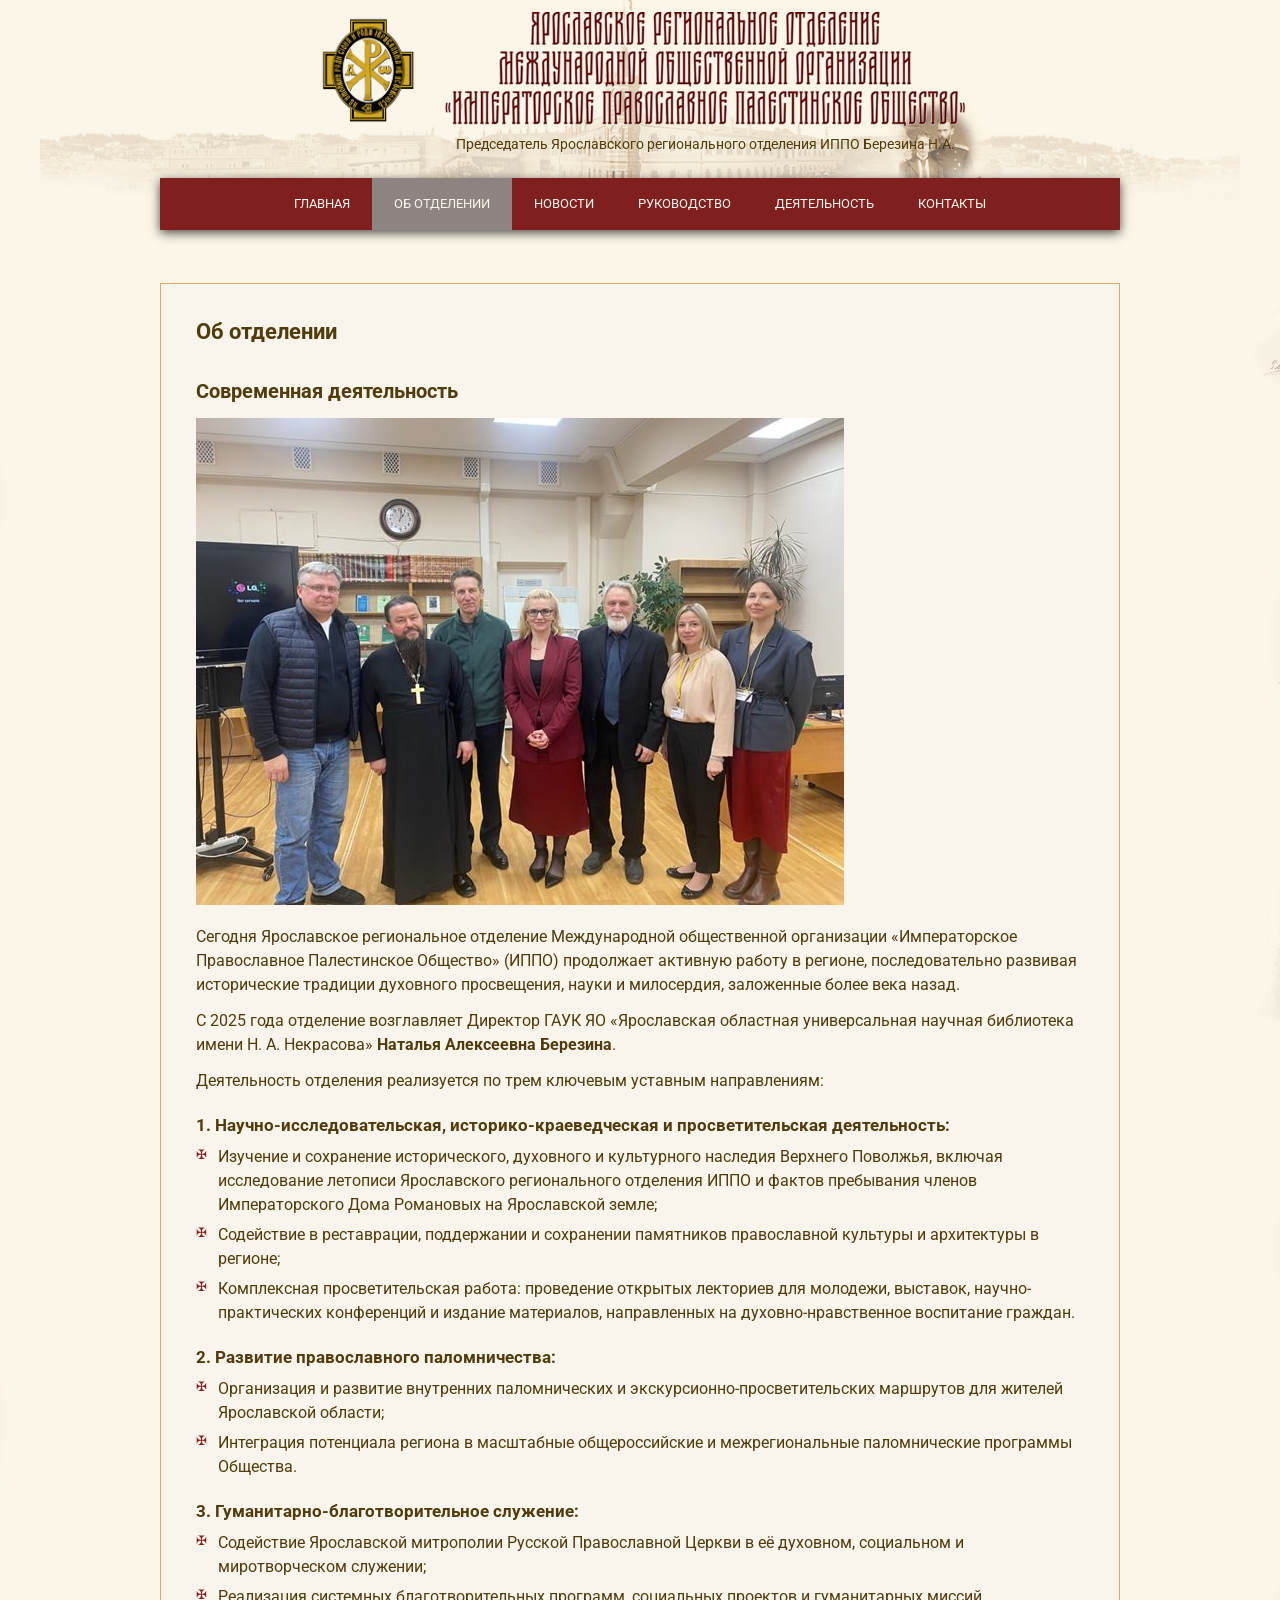
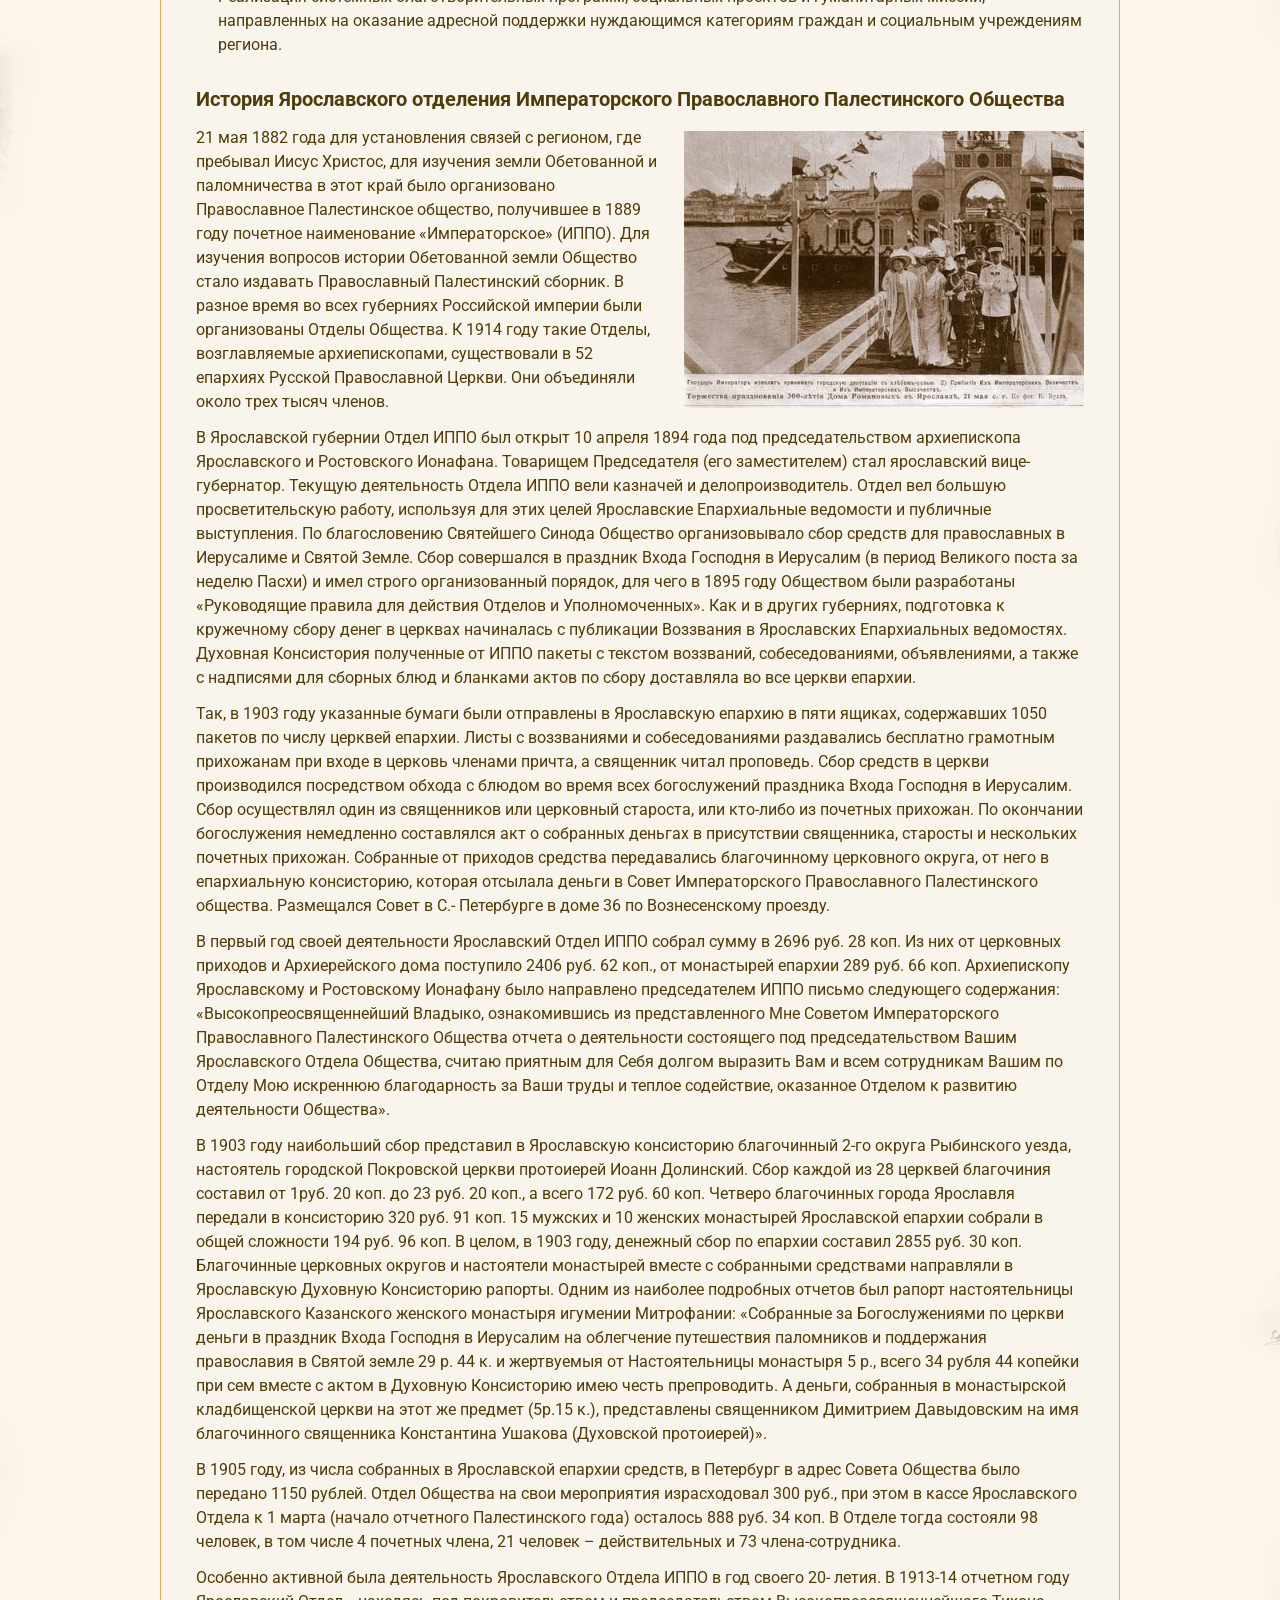
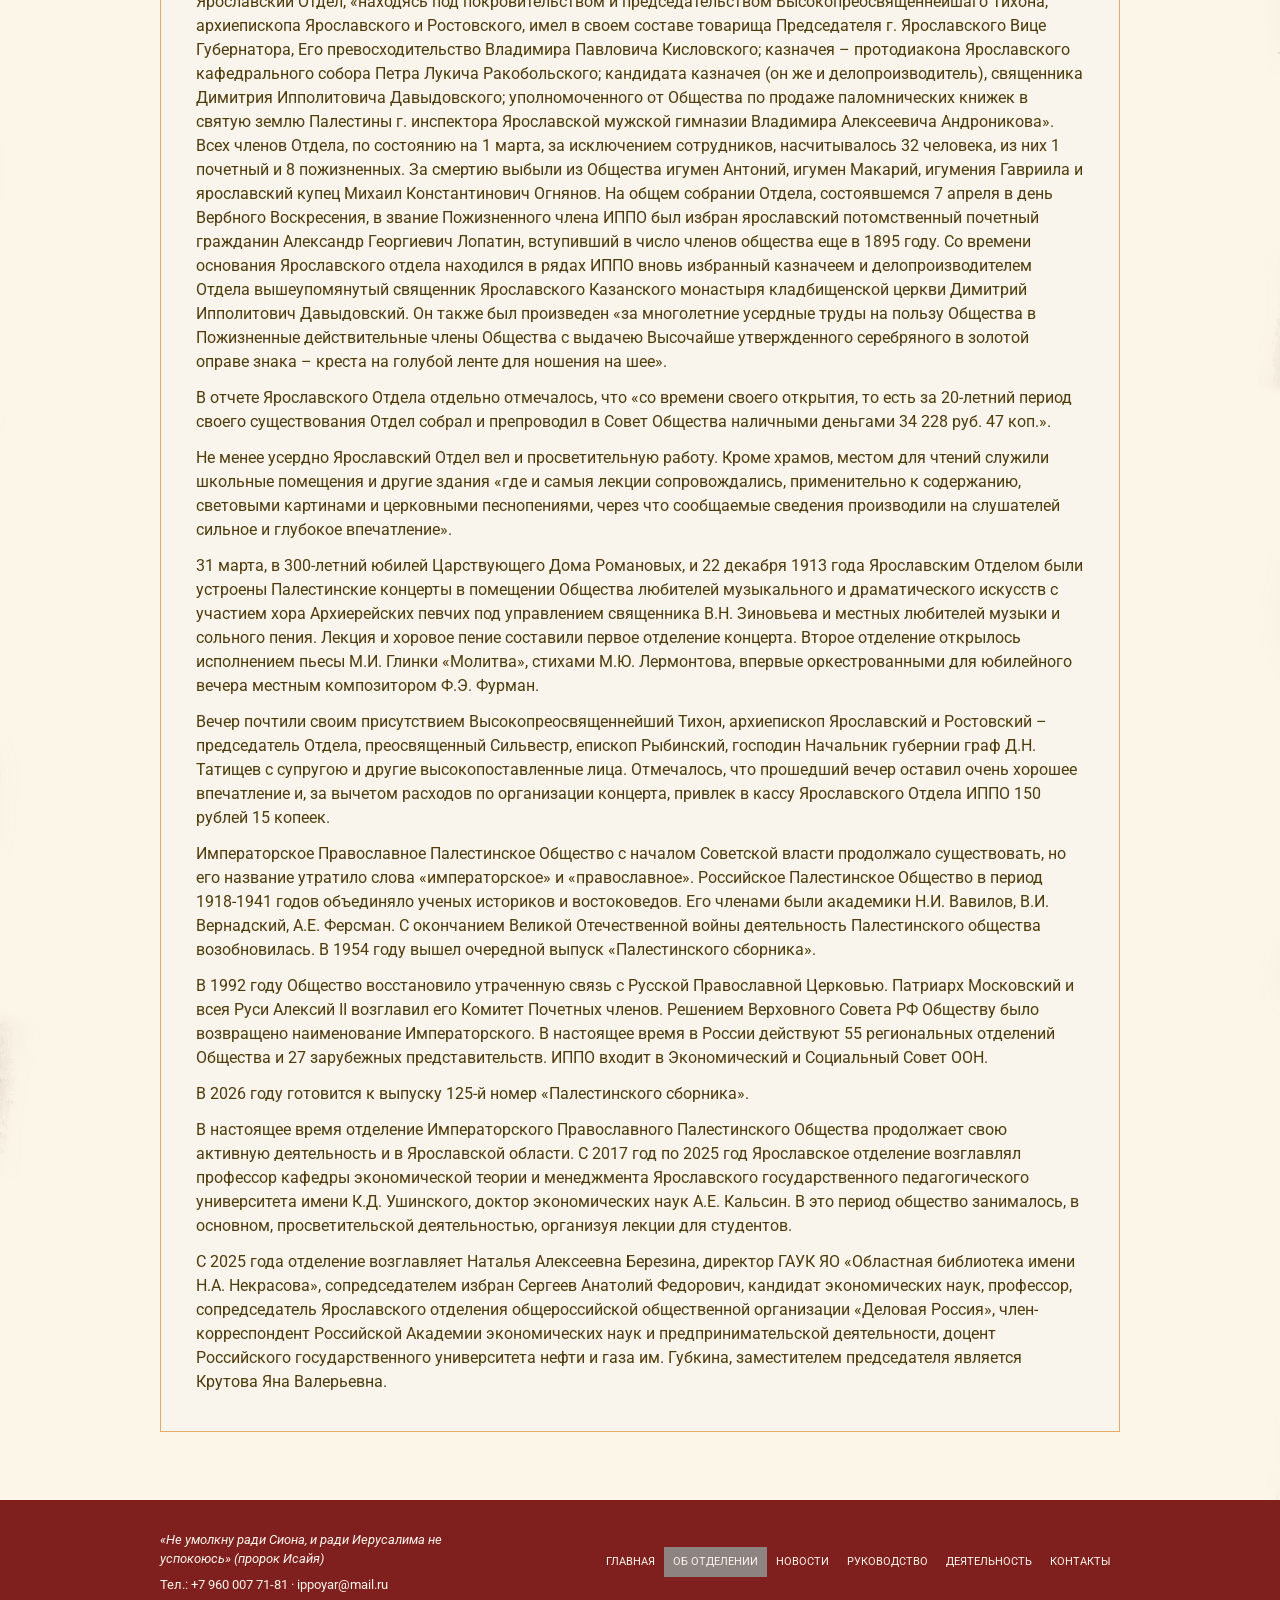
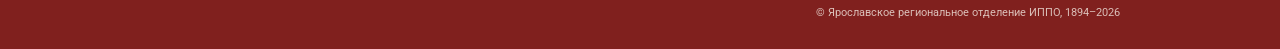
<file: about.html>
<!DOCTYPE html>
<html lang="ru">
<head>
<meta charset="utf-8">
<meta name="viewport" content="width=device-width, initial-scale=1">
<title>Об отделении — Ярославское отделение ИППО</title>
<meta name="description" content="Ярославское региональное отделение Императорского Православного Палестинского Общества (ИППО), основано в 1894 году.">
<meta property="og:title" content="Об отделении — Ярославское отделение ИППО">
<meta property="og:image" content="img/logo.png">
<link rel="icon" href="img/logo.png">
<link rel="stylesheet" href="css/style.css">
</head>
<body>
<div class="page">
  <div class="main_top">
    <div class="main_header">
      <div class="center">
        <a href="index.html" class="logo" aria-label="На главную"></a>
        <div class="titles">
          <a href="index.html"><img class="title_img" src="img/title.png" width="677" height="149" alt="Ярославское региональное отделение Международной общественной организации «Императорское Православное Палестинское Общество»"></a>
          <span class="chair">Председатель Ярославского регионального отделения ИППО Березина Н.А.</span>
        </div>
      </div>
    </div>
    <div class="main_menu_con">
      <button class="openmenu" type="button" aria-expanded="false">Меню</button>
      <ul class="main_menu"><li><a href="index.html">Главная</a></li><li class="active"><a href="about.html">Об отделении</a></li><li><a href="news.html">Новости</a></li><li><a href="leadership.html">Руководство</a></li><li><a href="activity.html">Деятельность</a></li><li><a href="contacts.html">Контакты</a></li></ul>
    </div>
  </div>
  <div class="center">
    <div class="content clear">
      <h1>Об отделении</h1>
      <h2>Современная деятельность</h2>
      <img class="pic" src="img/about-team.jpg" width="648" height="487" alt="Члены Ярославского отделения ИППО">
      <p>Сегодня Ярославское региональное отделение Международной общественной организации «Императорское Православное Палестинское Общество» (ИППО) продолжает активную работу в регионе, последовательно развивая исторические традиции духовного просвещения, науки и милосердия, заложенные более века назад.</p>
      <p>С 2025 года отделение возглавляет Директор ГАУК ЯО «Ярославская областная универсальная научная библиотека имени Н. А. Некрасова» <b>Наталья Алексеевна Березина</b>.</p>
      <p>Деятельность отделения реализуется по трем ключевым уставным направлениям:</p>
      <h3>1. Научно-исследовательская, историко-краеведческая и просветительская деятельность:</h3><ul><li>Изучение и сохранение исторического, духовного и культурного наследия Верхнего Поволжья, включая исследование летописи Ярославского регионального отделения ИППО и фактов пребывания членов Императорского Дома Романовых на Ярославской земле;</li><li>Содействие в реставрации, поддержании и сохранении памятников православной культуры и архитектуры в регионе;</li><li>Комплексная просветительская работа: проведение открытых лекториев для молодежи, выставок, научно-практических конференций и издание материалов, направленных на духовно-нравственное воспитание граждан.</li></ul>
      <h3>2. Развитие православного паломничества:</h3><ul><li>Организация и развитие внутренних паломнических и экскурсионно-просветительских маршрутов для жителей Ярославской области;</li><li>Интеграция потенциала региона в масштабные общероссийские и межрегиональные паломнические программы Общества.</li></ul>
      <h3>3. Гуманитарно-благотворительное служение:</h3><ul><li>Содействие Ярославской митрополии Русской Православной Церкви в её духовном, социальном и миротворческом служении;</li><li>Реализация системных благотворительных программ, социальных проектов и гуманитарных миссий, направленных на оказание адресной поддержки нуждающимся категориям граждан и социальным учреждениям региона.</li></ul>
      <h2>История Ярославского отделения Императорского Православного Палестинского Общества</h2>
      <img class="pic_right" src="img/history-1913.jpg" width="500" height="347" alt="Торжества празднования 300-летия Дома Романовых в Ярославле, 21 мая 1913 года">
      <p>21 мая 1882 года для установления связей с регионом, где пребывал Иисус Христос, для изучения земли Обетованной и паломничества в этот край было организовано Православное Палестинское общество, получившее в 1889 году почетное наименование «Императорское» (ИППО). Для изучения вопросов истории Обетованной земли Общество стало издавать Православный Палестинский сборник. В разное время во всех губерниях Российской империи были организованы Отделы Общества. К 1914 году такие Отделы, возглавляемые архиепископами, существовали в 52 епархиях Русской Православной Церкви. Они объединяли около трех тысяч членов.</p><p>В Ярославской губернии Отдел ИППО был открыт 10 апреля 1894 года под председательством архиепископа Ярославского и Ростовского Ионафана. Товарищем Председателя (его заместителем) стал ярославский вице-губернатор. Текущую деятельность Отдела ИППО вели казначей и делопроизводитель. Отдел вел большую просветительскую работу, используя для этих целей Ярославские Епархиальные ведомости и публичные выступления. По благословению Святейшего Синода Общество организовывало сбор средств для православных в Иерусалиме и Святой Земле. Сбор совершался в праздник Входа Господня в Иерусалим (в период Великого поста за неделю Пасхи) и имел строго организованный порядок, для чего в 1895 году Обществом были разработаны «Руководящие правила для действия Отделов и Уполномоченных». Как и в других губерниях, подготовка к кружечному сбору денег в церквах начиналась с публикации Воззвания в Ярославских Епархиальных ведомостях. Духовная Консистория полученные от ИППО пакеты с текстом воззваний, собеседованиями, объявлениями, а также с надписями для сборных блюд и бланками актов по сбору доставляла во все церкви епархии.</p><p>Так, в 1903 году указанные бумаги были отправлены в Ярославскую епархию в пяти ящиках, содержавших 1050 пакетов по числу церквей епархии. Листы с воззваниями и собеседованиями раздавались бесплатно грамотным прихожанам при входе в церковь членами причта, а священник читал проповедь. Сбор средств в церкви производился посредством обхода с блюдом во время всех богослужений праздника Входа Господня в Иерусалим. Сбор осуществлял один из священников или церковный староста, или кто-либо из почетных прихожан. По окончании богослужения немедленно составлялся акт о собранных деньгах в присутствии священника, старосты и нескольких почетных прихожан. Собранные от приходов средства передавались благочинному церковного округа, от него в епархиальную консисторию, которая отсылала деньги в Совет Императорского Православного Палестинского общества. Размещался Совет в С.- Петербурге в доме 36 по Вознесенскому проезду.</p><p>В первый год своей деятельности Ярославский Отдел ИППО собрал сумму в 2696 руб. 28 коп. Из них от церковных приходов и Архиерейского дома поступило 2406 руб. 62 коп., от монастырей епархии 289 руб. 66 коп. Архиепископу Ярославскому и Ростовскому Ионафану было направлено председателем ИППО письмо следующего содержания: «Высокопреосвященнейший Владыко, ознакомившись из представленного Мне Советом Императорского Православного Палестинского Общества отчета о деятельности состоящего под председательством Вашим Ярославского Отдела Общества, считаю приятным для Себя долгом выразить Вам и всем сотрудникам Вашим по Отделу Мою искреннюю благодарность за Ваши труды и теплое содействие, оказанное Отделом к развитию деятельности Общества».</p><p>В 1903 году наибольший сбор представил в Ярославскую консисторию благочинный 2-го округа Рыбинского уезда, настоятель городской Покровской церкви протоиерей Иоанн Долинский. Сбор каждой из 28 церквей благочиния составил от 1руб. 20 коп. до 23 руб. 20 коп., а всего 172 руб. 60 коп. Четверо благочинных города Ярославля передали в консисторию 320 руб. 91 коп. 15 мужских и 10 женских монастырей Ярославской епархии собрали в общей сложности 194 руб. 96 коп. В целом, в 1903 году, денежный сбор по епархии составил 2855 руб. 30 коп. Благочинные церковных округов и настоятели монастырей вместе с собранными средствами направляли в Ярославскую Духовную Консисторию рапорты. Одним из наиболее подробных отчетов был рапорт настоятельницы Ярославского Казанского женского монастыря игумении Митрофании: «Собранные за Богослужениями по церкви деньги в праздник Входа Господня в Иерусалим на облегчение путешествия паломников и поддержания православия в Святой земле 29 р. 44 к. и жертвуемыя от Настоятельницы монастыря 5 р., всего 34 рубля 44 копейки при сем вместе с актом в Духовную Консисторию имею честь препроводить. А деньги, собранныя в монастырской кладбищенской церкви на этот же предмет (5р.15 к.), представлены священником Димитрием Давыдовским на имя благочинного священника Константина Ушакова (Духовской протоиерей)».</p><p>В 1905 году, из числа собранных в Ярославской епархии средств, в Петербург в адрес Совета Общества было передано 1150 рублей. Отдел Общества на свои мероприятия израсходовал 300 руб., при этом в кассе Ярославского Отдела к 1 марта (начало отчетного Палестинского года) осталось 888 руб. 34 коп. В Отделе тогда состояли 98 человек, в том числе 4 почетных члена, 21 человек – действительных и 73 члена-сотрудника.</p><p>Особенно активной была деятельность Ярославского Отдела ИППО в год своего 20- летия. В 1913-14 отчетном году Ярославский Отдел, «находясь под покровительством и председательством Высокопреосвященнейшаго Тихона, архиепископа Ярославского и Ростовского, имел в своем составе товарища Председателя г. Ярославского Вице Губернатора, Его превосходительство Владимира Павловича Кисловского; казначея – протодиакона Ярославского кафедрального собора Петра Лукича Ракобольского; кандидата казначея (он же и делопроизводитель), священника Димитрия Ипполитовича Давыдовского; уполномоченного от Общества по продаже паломнических книжек в святую землю Палестины г. инспектора Ярославской мужской гимназии Владимира Алексеевича Андроникова». Всех членов Отдела, по состоянию на 1 марта, за исключением сотрудников, насчитывалось 32 человека, из них 1 почетный и 8 пожизненных. За смертию выбыли из Общества игумен Антоний, игумен Макарий, игумения Гавриила и ярославский купец Михаил Константинович Огнянов. На общем собрании Отдела, состоявшемся 7 апреля в день Вербного Воскресения, в звание Пожизненного члена ИППО был избран ярославский потомственный почетный гражданин Александр Георгиевич Лопатин, вступивший в число членов общества еще в 1895 году. Со времени основания Ярославского отдела находился в рядах ИППО вновь избранный казначеем и делопроизводителем Отдела вышеупомянутый священник Ярославского Казанского монастыря кладбищенской церкви Димитрий Ипполитович Давыдовский. Он также был произведен «за многолетние усердные труды на пользу Общества в Пожизненные действительные члены Общества с выдачею Высочайше утвержденного серебряного в золотой оправе знака – креста на голубой ленте для ношения на шее».</p><p>В отчете Ярославского Отдела отдельно отмечалось, что «со времени своего открытия, то есть за 20-летний период своего существования Отдел собрал и препроводил в Совет Общества наличными деньгами 34 228 руб. 47 коп.».</p><p>Не менее усердно Ярославский Отдел вел и просветительную работу. Кроме храмов, местом для чтений служили школьные помещения и другие здания «где и самыя лекции сопровождались, применительно к содержанию, световыми картинами и церковными песнопениями, через что сообщаемые сведения производили на слушателей сильное и глубокое впечатление».</p><p>31 марта, в 300-летний юбилей Царствующего Дома Романовых, и 22 декабря 1913 года Ярославским Отделом были устроены Палестинские концерты в помещении Общества любителей музыкального и драматического искусств с участием хора Архиерейских певчих под управлением священника В.Н. Зиновьева и местных любителей музыки и сольного пения. Лекция и хоровое пение составили первое отделение концерта. Второе отделение открылось исполнением пьесы М.И. Глинки «Молитва», стихами М.Ю. Лермонтова, впервые оркестрованными для юбилейного вечера местным композитором Ф.Э. Фурман.</p><p>Вечер почтили своим присутствием Высокопреосвященнейший Тихон, архиепископ Ярославский и Ростовский – председатель Отдела, преосвященный Сильвестр, епископ Рыбинский, господин Начальник губернии граф Д.Н. Татищев с супругою и другие высокопоставленные лица. Отмечалось, что прошедший вечер оставил очень хорошее впечатление и, за вычетом расходов по организации концерта, привлек в кассу Ярославского Отдела ИППО 150 рублей 15 копеек.</p><p>Императорское Православное Палестинское Общество с началом Советской власти продолжало существовать, но его название утратило слова «императорское» и «православное». Российское Палестинское Общество в период 1918-1941 годов объединяло ученых историков и востоковедов. Его членами были академики Н.И. Вавилов, В.И. Вернадский, А.Е. Ферсман. С окончанием Великой Отечественной войны деятельность Палестинского общества возобновилась. В 1954 году вышел очередной выпуск «Палестинского сборника».</p><p>В 1992 году Общество восстановило утраченную связь с Русской Православной Церковью. Патриарх Московский и всея Руси Алексий II возглавил его Комитет Почетных членов. Решением Верховного Совета РФ Обществу было возвращено наименование Императорского. В настоящее время в России действуют 55 региональных отделений Общества и 27 зарубежных представительств. ИППО входит в Экономический и Социальный Совет ООН.</p><p>В 2026 году готовится к выпуску 125-й номер «Палестинского сборника».</p><p>В настоящее время отделение Императорского Православного Палестинского Общества продолжает свою активную деятельность и в Ярославской области. С 2017 год по 2025 год Ярославское отделение возглавлял профессор кафедры экономической теории и менеджмента Ярославского государственного педагогического университета имени К.Д. Ушинского, доктор экономических наук А.Е. Кальсин. В это период общество занималось, в основном, просветительской деятельностью, организуя лекции для студентов.</p><p>С 2025 года отделение возглавляет Наталья Алексеевна Березина, директор ГАУК ЯО «Областная библиотека имени Н.А. Некрасова», сопредседателем избран Сергеев Анатолий Федорович, кандидат экономических наук, профессор, сопредседатель Ярославского отделения общероссийской общественной организации «Деловая Россия», член-корреспондент Российской Академии экономических наук и предпринимательской деятельности, доцент Российского государственного университета нефти и газа им. Губкина, заместителем председателя является Крутова Яна Валерьевна.</p>
    </div>
  </div>

  <div class="footer">
    <div class="center">
      <div class="f_left">
        <i>«Не умолкну ради Сиона, и ради Иерусалима не успокоюсь» (пророк Исайя)</i>
        Тел.: <a href="tel:+79600077181">+7 960 007 71-81</a> · <a href="mailto:ippoyar@mail.ru">ippoyar@mail.ru</a>
      </div>
      <ul class="footer_menu"><li><a href="index.html">Главная</a></li><li class="active"><a href="about.html">Об отделении</a></li><li><a href="news.html">Новости</a></li><li><a href="leadership.html">Руководство</a></li><li><a href="activity.html">Деятельность</a></li><li><a href="contacts.html">Контакты</a></li></ul>
    </div>
    <div class="center"><div class="copy">© Ярославское региональное отделение ИППО, 1894–<span id="y">2026</span></div></div>
  </div>
</div>
<script>document.getElementById("y").textContent=new Date().getFullYear()</script>
<script src="js/main.js"></script>
</body>
</html>
</file>
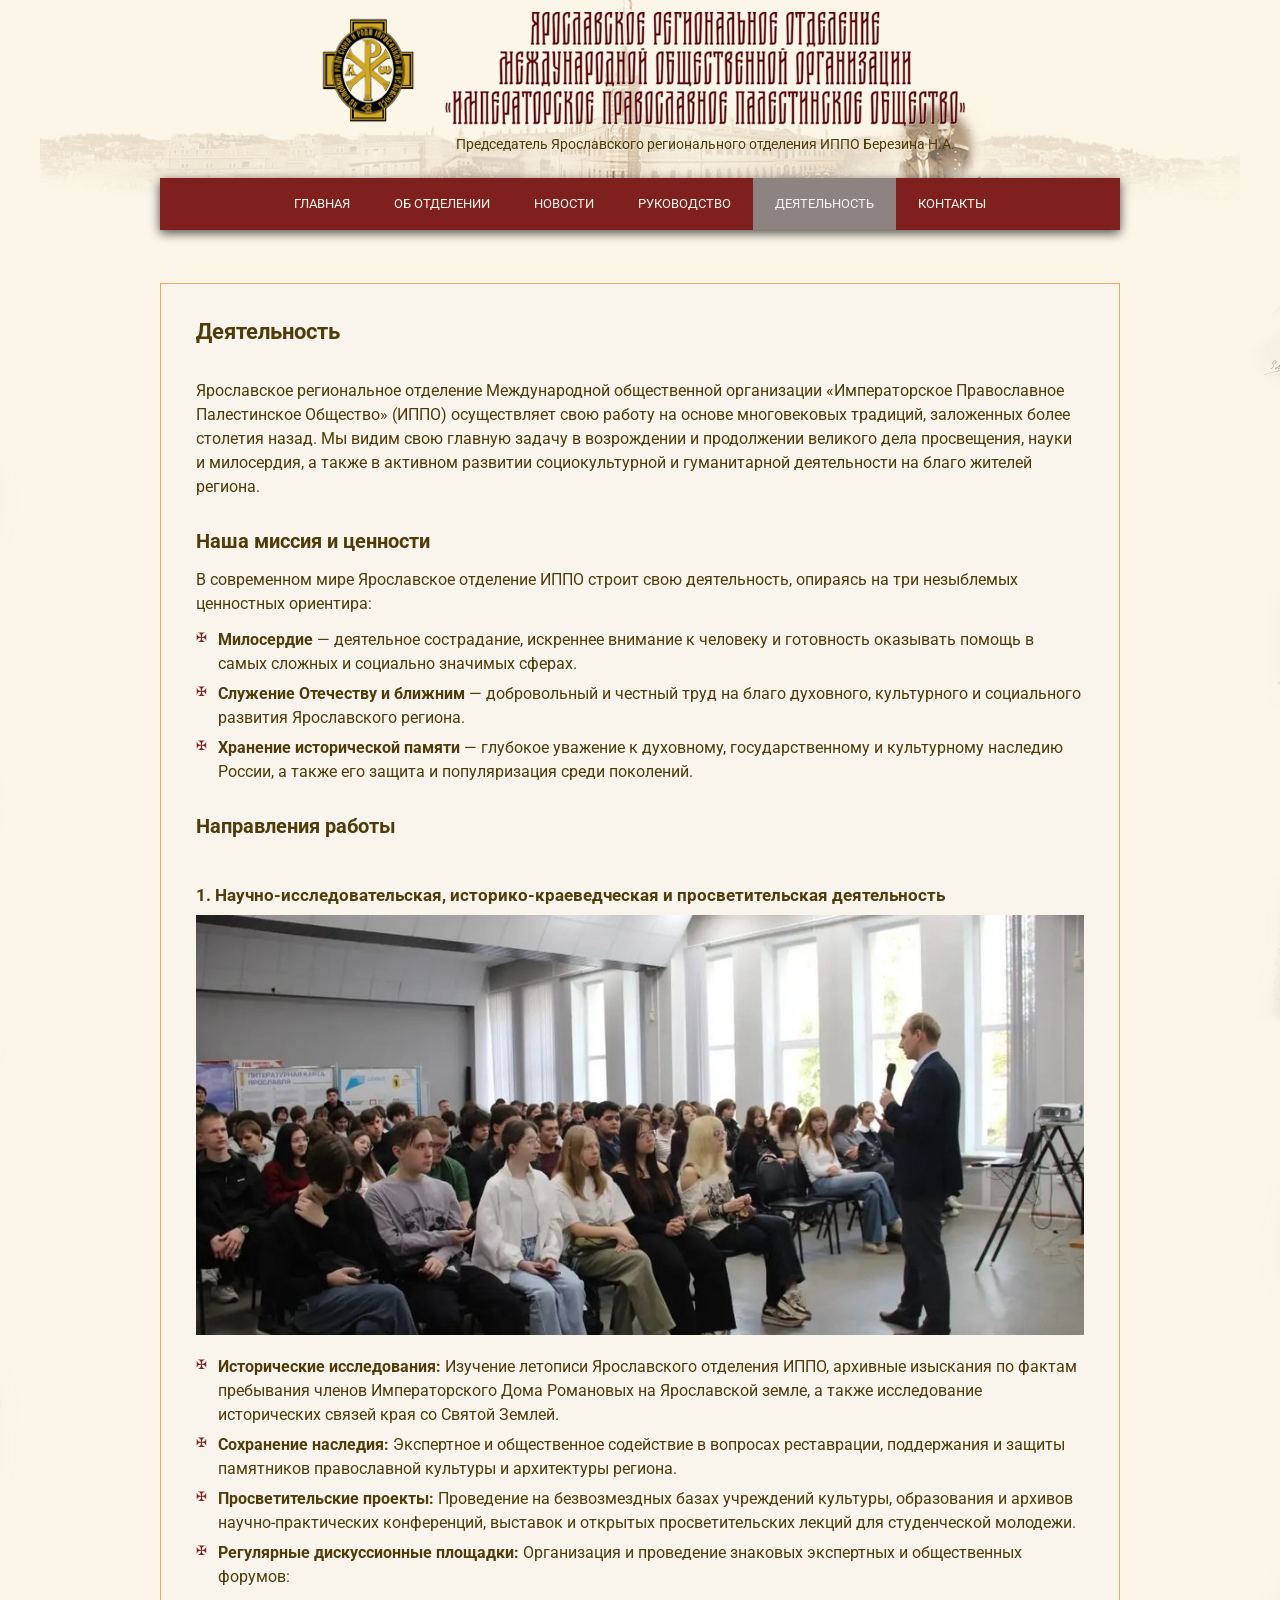
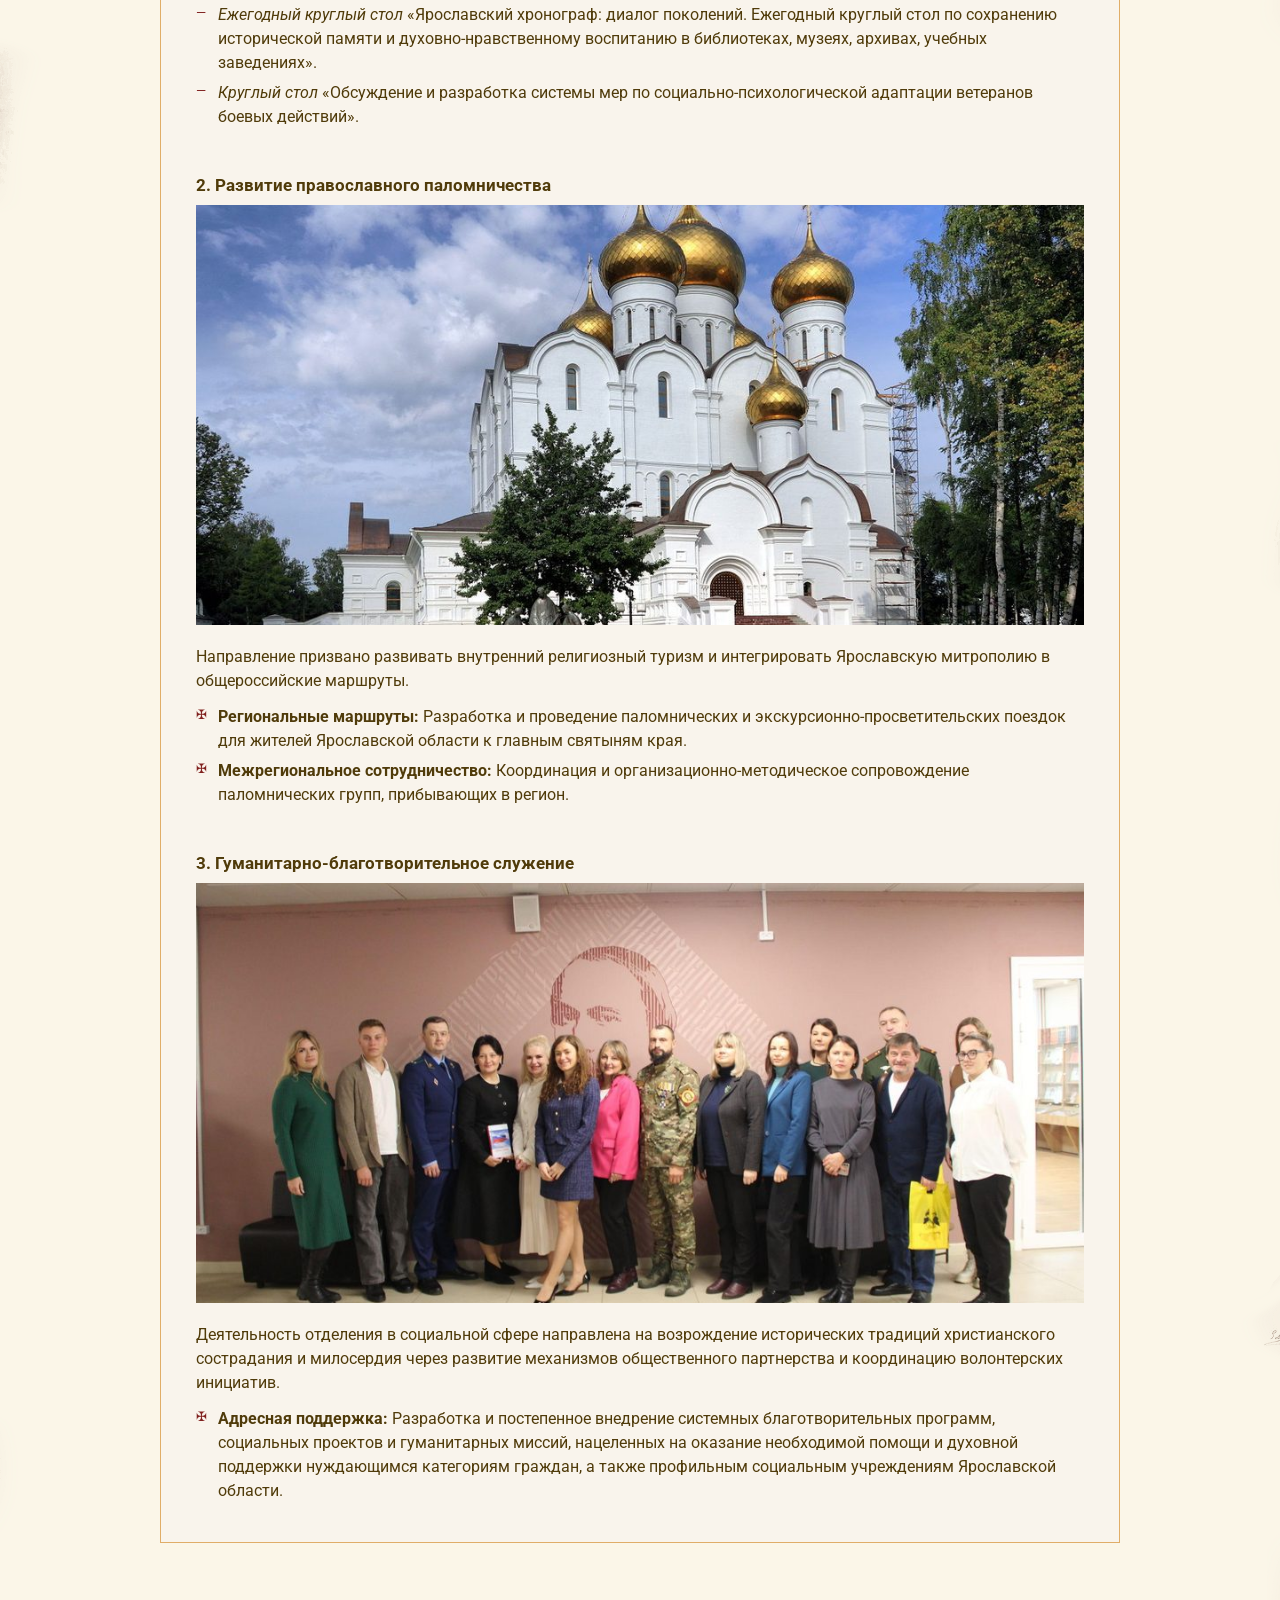
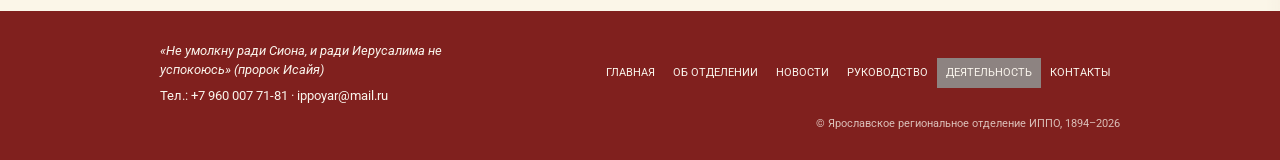
<file: activity.html>
<!DOCTYPE html>
<html lang="ru">
<head>
<meta charset="utf-8">
<meta name="viewport" content="width=device-width, initial-scale=1">
<title>Деятельность — Ярославское отделение ИППО</title>
<meta name="description" content="Ярославское региональное отделение Императорского Православного Палестинского Общества (ИППО), основано в 1894 году.">
<meta property="og:title" content="Деятельность — Ярославское отделение ИППО">
<meta property="og:image" content="img/logo.png">
<link rel="icon" href="img/logo.png">
<link rel="stylesheet" href="css/style.css">
</head>
<body>
<div class="page">
  <div class="main_top">
    <div class="main_header">
      <div class="center">
        <a href="index.html" class="logo" aria-label="На главную"></a>
        <div class="titles">
          <a href="index.html"><img class="title_img" src="img/title.png" width="677" height="149" alt="Ярославское региональное отделение Международной общественной организации «Императорское Православное Палестинское Общество»"></a>
          <span class="chair">Председатель Ярославского регионального отделения ИППО Березина Н.А.</span>
        </div>
      </div>
    </div>
    <div class="main_menu_con">
      <button class="openmenu" type="button" aria-expanded="false">Меню</button>
      <ul class="main_menu"><li><a href="index.html">Главная</a></li><li><a href="about.html">Об отделении</a></li><li><a href="news.html">Новости</a></li><li><a href="leadership.html">Руководство</a></li><li class="active"><a href="activity.html">Деятельность</a></li><li><a href="contacts.html">Контакты</a></li></ul>
    </div>
  </div>
  <div class="center">
    <div class="content">
      <h1>Деятельность</h1>
      <p>Ярославское региональное отделение Международной общественной организации «Императорское Православное Палестинское Общество» (ИППО) осуществляет свою работу на основе многовековых традиций, заложенных более столетия назад. Мы видим свою главную задачу в возрождении и продолжении великого дела просвещения, науки и милосердия, а также в активном развитии социокультурной и гуманитарной деятельности на благо жителей региона.</p>
      <h2>Наша миссия и ценности</h2>
      <p>В современном мире Ярославское отделение ИППО строит свою деятельность, опираясь на три незыблемых ценностных ориентира:</p>
      <ul><li><b>Милосердие</b> — деятельное сострадание, искреннее внимание к человеку и готовность оказывать помощь в самых сложных и социально значимых сферах.</li><li><b>Служение Отечеству и ближним</b> — добровольный и честный труд на благо духовного, культурного и социального развития Ярославского региона.</li><li><b>Хранение исторической памяти</b> — глубокое уважение к духовному, государственному и культурному наследию России, а также его защита и популяризация среди поколений.</li></ul>
      <h2>Направления работы</h2>
      <div class="direction">
        <h3>1. Научно-исследовательская, историко-краеведческая и просветительская деятельность</h3>
        <img src="img/activity-science.jpg" alt="Просветительская лекция для студентов" loading="lazy">
        <ul><li><b>Исторические исследования:</b> Изучение летописи Ярославского отделения ИППО, архивные изыскания по фактам пребывания членов Императорского Дома Романовых на Ярославской земле, а также исследование исторических связей края со Святой Землей.</li><li><b>Сохранение наследия:</b> Экспертное и общественное содействие в вопросах реставрации, поддержания и защиты памятников православной культуры и архитектуры региона.</li><li><b>Просветительские проекты:</b> Проведение на безвозмездных базах учреждений культуры, образования и архивов научно-практических конференций, выставок и открытых просветительских лекций для студенческой молодежи.</li><li><b>Регулярные дискуссионные площадки:</b> Организация и проведение знаковых экспертных и общественных форумов:</li></ul>
        <ul class="sub"><li><i>Ежегодный круглый стол</i> «Ярославский хронограф: диалог поколений. Ежегодный круглый стол по сохранению исторической памяти и духовно-нравственному воспитанию в библиотеках, музеях, архивах, учебных заведениях».</li><li><i>Круглый стол</i> «Обсуждение и разработка системы мер по социально-психологической адаптации ветеранов боевых действий».</li></ul>
      </div>
      <div class="direction">
        <h3>2. Развитие православного паломничества</h3>
        <img src="img/activity-pilgrimage.jpg" alt="Успенский кафедральный собор, Ярославль" loading="lazy">
        <p>Направление призвано развивать внутренний религиозный туризм и интегрировать Ярославскую митрополию в общероссийские маршруты.</p>
        <ul><li><b>Региональные маршруты:</b> Разработка и проведение паломнических и экскурсионно-просветительских поездок для жителей Ярославской области к главным святыням края.</li><li><b>Межрегиональное сотрудничество:</b> Координация и организационно-методическое сопровождение паломнических групп, прибывающих в регион.</li></ul>
      </div>
      <div class="direction">
        <h3>3. Гуманитарно-благотворительное служение</h3>
        <img src="img/activity-charity.jpg" alt="Участники круглого стола" loading="lazy">
        <p>Деятельность отделения в социальной сфере направлена на возрождение исторических традиций христианского сострадания и милосердия через развитие механизмов общественного партнерства и координацию волонтерских инициатив.</p>
        <ul><li><b>Адресная поддержка:</b> Разработка и постепенное внедрение системных благотворительных программ, социальных проектов и гуманитарных миссий, нацеленных на оказание необходимой помощи и духовной поддержки нуждающимся категориям граждан, а также профильным социальным учреждениям Ярославской области.</li></ul>
      </div>
    </div>
  </div>

  <div class="footer">
    <div class="center">
      <div class="f_left">
        <i>«Не умолкну ради Сиона, и ради Иерусалима не успокоюсь» (пророк Исайя)</i>
        Тел.: <a href="tel:+79600077181">+7 960 007 71-81</a> · <a href="mailto:ippoyar@mail.ru">ippoyar@mail.ru</a>
      </div>
      <ul class="footer_menu"><li><a href="index.html">Главная</a></li><li><a href="about.html">Об отделении</a></li><li><a href="news.html">Новости</a></li><li><a href="leadership.html">Руководство</a></li><li class="active"><a href="activity.html">Деятельность</a></li><li><a href="contacts.html">Контакты</a></li></ul>
    </div>
    <div class="center"><div class="copy">© Ярославское региональное отделение ИППО, 1894–<span id="y">2026</span></div></div>
  </div>
</div>
<script>document.getElementById("y").textContent=new Date().getFullYear()</script>
<script src="js/main.js"></script>
</body>
</html>
</file>
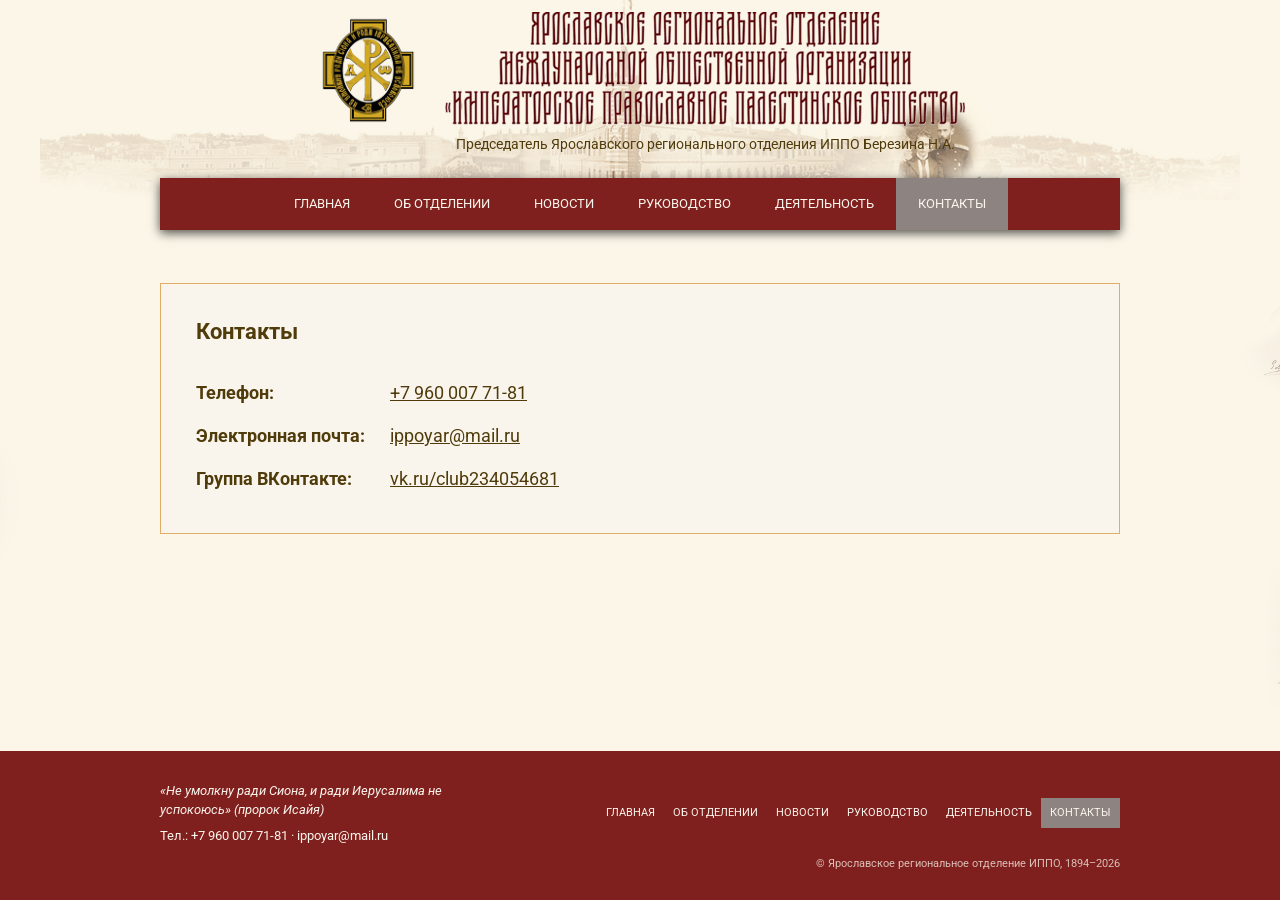
<file: contacts.html>
<!DOCTYPE html>
<html lang="ru">
<head>
<meta charset="utf-8">
<meta name="viewport" content="width=device-width, initial-scale=1">
<title>Контакты — Ярославское отделение ИППО</title>
<meta name="description" content="Ярославское региональное отделение Императорского Православного Палестинского Общества (ИППО), основано в 1894 году.">
<meta property="og:title" content="Контакты — Ярославское отделение ИППО">
<meta property="og:image" content="img/logo.png">
<link rel="icon" href="img/logo.png">
<link rel="stylesheet" href="css/style.css">
</head>
<body>
<div class="page">
  <div class="main_top">
    <div class="main_header">
      <div class="center">
        <a href="index.html" class="logo" aria-label="На главную"></a>
        <div class="titles">
          <a href="index.html"><img class="title_img" src="img/title.png" width="677" height="149" alt="Ярославское региональное отделение Международной общественной организации «Императорское Православное Палестинское Общество»"></a>
          <span class="chair">Председатель Ярославского регионального отделения ИППО Березина Н.А.</span>
        </div>
      </div>
    </div>
    <div class="main_menu_con">
      <button class="openmenu" type="button" aria-expanded="false">Меню</button>
      <ul class="main_menu"><li><a href="index.html">Главная</a></li><li><a href="about.html">Об отделении</a></li><li><a href="news.html">Новости</a></li><li><a href="leadership.html">Руководство</a></li><li><a href="activity.html">Деятельность</a></li><li class="active"><a href="contacts.html">Контакты</a></li></ul>
    </div>
  </div>
  <div class="center">
    <div class="content contacts">
      <h1>Контакты</h1>
      <p><b>Телефон:</b> <a href="tel:+79600077181">+7 960 007 71-81</a></p>
      <p><b>Электронная почта:</b> <a href="mailto:ippoyar@mail.ru">ippoyar@mail.ru</a></p>
      <p><b>Группа ВКонтакте:</b> <a href="https://vk.ru/club234054681" target="_blank" rel="noopener">vk.ru/club234054681</a></p>
    </div>
  </div>

  <div class="footer">
    <div class="center">
      <div class="f_left">
        <i>«Не умолкну ради Сиона, и ради Иерусалима не успокоюсь» (пророк Исайя)</i>
        Тел.: <a href="tel:+79600077181">+7 960 007 71-81</a> · <a href="mailto:ippoyar@mail.ru">ippoyar@mail.ru</a>
      </div>
      <ul class="footer_menu"><li><a href="index.html">Главная</a></li><li><a href="about.html">Об отделении</a></li><li><a href="news.html">Новости</a></li><li><a href="leadership.html">Руководство</a></li><li><a href="activity.html">Деятельность</a></li><li class="active"><a href="contacts.html">Контакты</a></li></ul>
    </div>
    <div class="center"><div class="copy">© Ярославское региональное отделение ИППО, 1894–<span id="y">2026</span></div></div>
  </div>
</div>
<script>document.getElementById("y").textContent=new Date().getFullYear()</script>
<script src="js/main.js"></script>
</body>
</html>
</file>
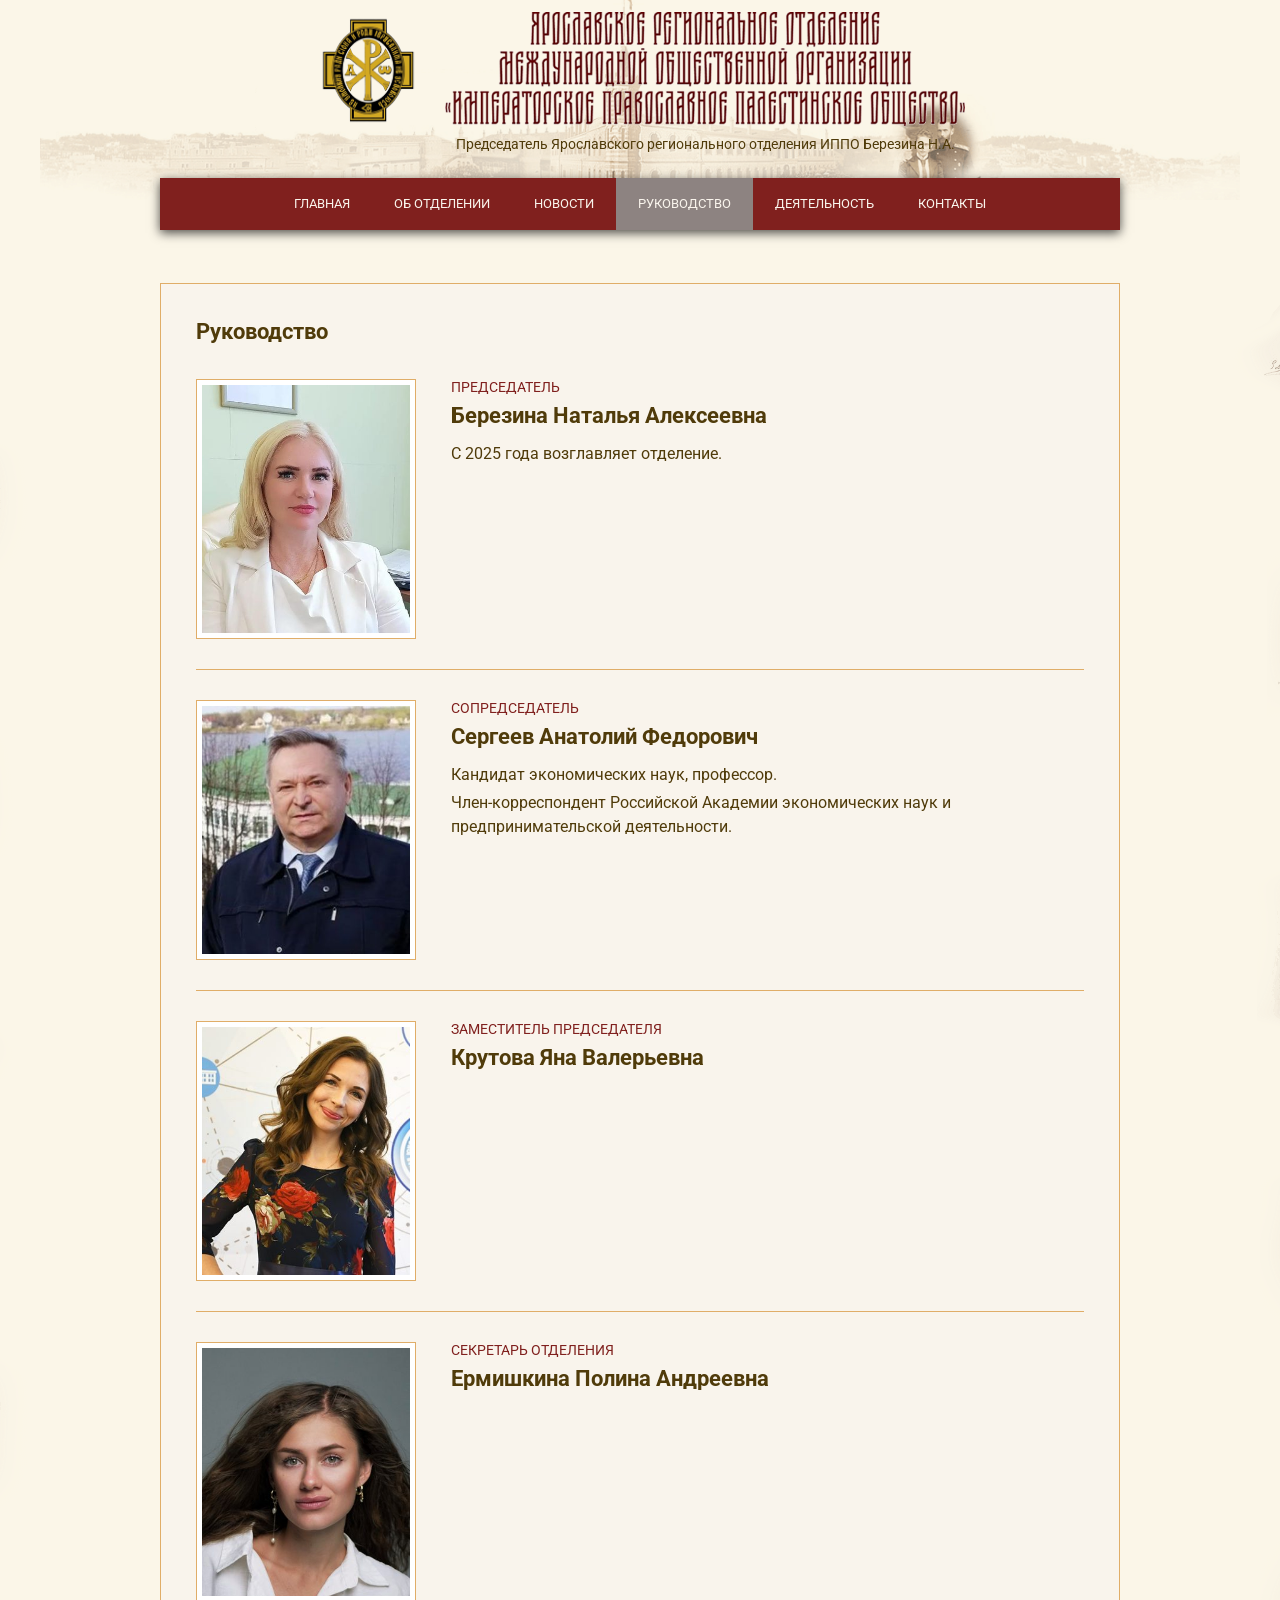
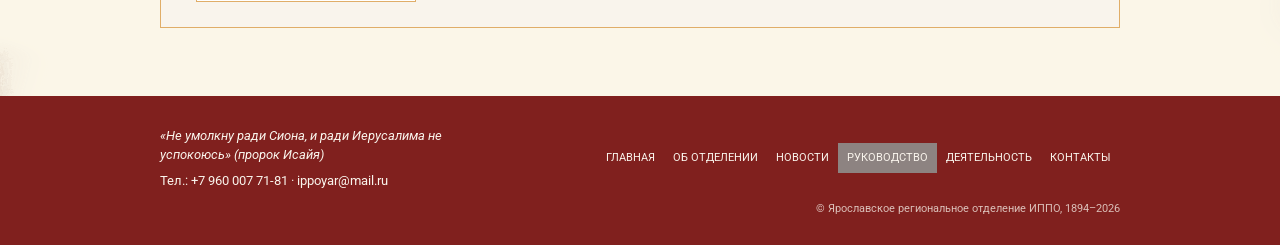
<file: leadership.html>
<!DOCTYPE html>
<html lang="ru">
<head>
<meta charset="utf-8">
<meta name="viewport" content="width=device-width, initial-scale=1">
<title>Руководство — Ярославское отделение ИППО</title>
<meta name="description" content="Ярославское региональное отделение Императорского Православного Палестинского Общества (ИППО), основано в 1894 году.">
<meta property="og:title" content="Руководство — Ярославское отделение ИППО">
<meta property="og:image" content="img/logo.png">
<link rel="icon" href="img/logo.png">
<link rel="stylesheet" href="css/style.css">
</head>
<body>
<div class="page">
  <div class="main_top">
    <div class="main_header">
      <div class="center">
        <a href="index.html" class="logo" aria-label="На главную"></a>
        <div class="titles">
          <a href="index.html"><img class="title_img" src="img/title.png" width="677" height="149" alt="Ярославское региональное отделение Международной общественной организации «Императорское Православное Палестинское Общество»"></a>
          <span class="chair">Председатель Ярославского регионального отделения ИППО Березина Н.А.</span>
        </div>
      </div>
    </div>
    <div class="main_menu_con">
      <button class="openmenu" type="button" aria-expanded="false">Меню</button>
      <ul class="main_menu"><li><a href="index.html">Главная</a></li><li><a href="about.html">Об отделении</a></li><li><a href="news.html">Новости</a></li><li class="active"><a href="leadership.html">Руководство</a></li><li><a href="activity.html">Деятельность</a></li><li><a href="contacts.html">Контакты</a></li></ul>
    </div>
  </div>
  <div class="center">
    <div class="content">
      <h1>Руководство</h1>
      <div class="person">
        <img src="img/team/berezina.jpg" alt="Березина Наталья Алексеевна" loading="lazy">
        <div><div class="role">Председатель</div><div class="name">Березина Наталья Алексеевна</div><p>С 2025 года возглавляет отделение.</p></div>
      </div>
      <div class="person">
        <img src="img/team/sergeev.jpg" alt="Сергеев Анатолий Федорович" loading="lazy">
        <div><div class="role">Сопредседатель</div><div class="name">Сергеев Анатолий Федорович</div><p>Кандидат экономических наук, профессор.</p><p>Член-корреспондент Российской Академии экономических наук и предпринимательской деятельности.</p></div>
      </div>
      <div class="person">
        <img src="img/team/krutova.jpg" alt="Крутова Яна Валерьевна" loading="lazy">
        <div><div class="role">Заместитель председателя</div><div class="name">Крутова Яна Валерьевна</div></div>
      </div>
      <div class="person">
        <img src="img/team/ermishkina.jpg" alt="Ермишкина Полина Андреевна" loading="lazy">
        <div><div class="role">Секретарь отделения</div><div class="name">Ермишкина Полина Андреевна</div></div>
      </div>
    </div>
  </div>

  <div class="footer">
    <div class="center">
      <div class="f_left">
        <i>«Не умолкну ради Сиона, и ради Иерусалима не успокоюсь» (пророк Исайя)</i>
        Тел.: <a href="tel:+79600077181">+7 960 007 71-81</a> · <a href="mailto:ippoyar@mail.ru">ippoyar@mail.ru</a>
      </div>
      <ul class="footer_menu"><li><a href="index.html">Главная</a></li><li><a href="about.html">Об отделении</a></li><li><a href="news.html">Новости</a></li><li class="active"><a href="leadership.html">Руководство</a></li><li><a href="activity.html">Деятельность</a></li><li><a href="contacts.html">Контакты</a></li></ul>
    </div>
    <div class="center"><div class="copy">© Ярославское региональное отделение ИППО, 1894–<span id="y">2026</span></div></div>
  </div>
</div>
<script>document.getElementById("y").textContent=new Date().getFullYear()</script>
<script src="js/main.js"></script>
</body>
</html>
</file>
<file: css/style.css>
/* Ярославское региональное отделение ИППО.
   Вёрстка повторяет иппо-пенза.рф, фон — с ippo.ru */

@import url("https://fonts.googleapis.com/css2?family=Roboto:ital,wght@0,400;0,700;1,400&display=swap");

* { margin: 0; padding: 0; box-sizing: border-box; list-style: none; text-decoration: none; border: none; }
a, span, b, i, p { color: inherit; }

html { background: #fbf6e8; }
body {
  min-width: 960px;
  font-family: Roboto, Arial, sans-serif;
  color: #503b0a;
  background: #fbf6e8 url("../img/bg.png") center top repeat-y;
  overflow-x: hidden;
}

.page { position: relative; min-height: 100vh; padding-bottom: 185px; }
.center { position: relative; width: 960px; margin: 0 auto; padding-top: 1px; }

/* ---------- Шапка ---------- */
.main_top { position: relative; max-width: 1200px; min-width: 960px; height: 250px; margin: 0 auto 32px; }
.main_header {
  position: absolute; top: 0; left: 0; width: 100%; height: 200px;
  background: url("../img/bg-header.png") center top / cover no-repeat;
}
.main_header .center { padding: 0; display: flex; align-items: flex-start; justify-content: center; }
.main_header .logo { flex: 0 0 104px; height: 115px; margin-top: 12px; background: url("../img/logo.png") left center / contain no-repeat; }
.main_header .titles { padding: 12px 0 0 26px; text-align: center; }
.main_header .title_img { display: block; width: 520px; height: auto; margin: 0 auto; }
.main_header .chair { display: block; padding-top: 10px; font-size: 14px; color: #503b0a; }

.main_menu_con { position: absolute; left: 0; bottom: 20px; width: 100%; height: 52px; z-index: 2; }
.main_menu {
  width: 960px; height: 52px; margin: 0 auto;
  background: #80201e; box-shadow: 0 3px 10px rgba(0,0,0,.7);
  display: flex; justify-content: center;
}
.main_menu li { color: #f9f4ec; font-size: 13px; line-height: 52px; text-transform: uppercase; transition: .2s; }
.main_menu li a { display: block; padding: 0 22px; }
.main_menu li:hover { background: rgba(255,255,255,.15); }
.main_menu li.active { background: #8d8381; }
.openmenu { display: none; }

/* ---------- Слайдер ---------- */
.main_slider2 { position: relative; max-width: 980px; min-width: 960px; height: 366px; margin: 0 auto 32px; background: #000; overflow: hidden; }
.main_slider2 .image { position: absolute; inset: 0; opacity: 0; transition: opacity 1s; background: center / cover no-repeat; }
.main_slider2 .image.active { opacity: 1; }
.main_slider2 .dots { position: absolute; left: 0; right: 0; bottom: 14px; z-index: 3; text-align: center; }
.main_slider2 .dots button { width: 11px; height: 11px; margin: 0 4px; border-radius: 50%; background: rgba(249,244,236,.55); cursor: pointer; }
.main_slider2 .dots button.active { background: #f9f4ec; }
.sl_btn { position: absolute; top: 50%; transform: translateY(-50%); z-index: 3; width: 44px; height: 44px; border-radius: 50%; cursor: pointer;
  background: rgba(249,244,236,.8); color: #80201e; font-size: 28px; line-height: 42px; text-align: center; opacity: 0; transition: opacity .25s, background .2s; }
.main_slider2:hover .sl_btn, .sl_btn:focus-visible { opacity: 1; }
.sl_btn:hover { background: #fff; }
.sl_prev { left: 14px; }
.sl_next { right: 14px; }
.sl_count { position: absolute; right: 14px; bottom: 12px; z-index: 3; background: rgba(0,0,0,.5); color: #fff; font-size: 13px; padding: 3px 10px; border-radius: 12px; }

/* ---------- Контент ---------- */
.content { position: relative; width: 100%; background: #f9f4ec; border: 1px solid #e0ad68; padding: 35px 35px 25px; margin-bottom: 32px; }
.content h1 { font-size: 22px; font-weight: 700; margin-bottom: 35px; }
.content h2 { font-size: 20px; font-weight: 700; margin: 30px 0 15px; }
.content h3 { font-size: 17px; font-weight: 700; margin: 22px 0 10px; }
.content p { font-size: 16px; line-height: 1.5; margin-bottom: 12px; }
.content ul { margin: 0 0 14px; }
.content li { position: relative; font-size: 16px; line-height: 1.5; padding-left: 22px; margin-bottom: 6px; }
.content li::before { content: "✠"; position: absolute; left: 0; top: 0; color: #80201e; font-size: 13px; }
.content ul.sub li::before { content: "—"; }
.content a { text-decoration: underline; }
.content a:hover { color: #80201e; }
.content img { max-width: 100%; height: auto; }
.content .pic { display: block; max-width: 100%; margin: 5px 0 20px; }
.content .pic_left { float: left; max-width: 45%; margin: 5px 25px 10px 0; }
.content .pic_right { float: right; max-width: 45%; margin: 5px 0 10px 25px; }
.content .caption { font-size: 13px; font-style: italic; margin-top: -12px; margin-bottom: 20px; }
.clear::after { content: ""; display: block; clear: both; }

.quote { font-size: 20px; font-style: italic; text-align: center; color: #80201e; margin-bottom: 22px; }
.quote small { display: block; margin-top: 4px; font-size: 13px; color: #503b0a; }
.btn {
  display: inline-block; margin-top: 10px; padding: 0 26px; line-height: 44px;
  background: #80201e; color: #f9f4ec !important; font-size: 13px; text-transform: uppercase;
  text-decoration: none !important; box-shadow: 0 3px 10px rgba(0,0,0,.35); transition: .2s;
}
.btn:hover { background: #962a27; }
.intro { text-align: center; }
.intro p { text-align: left; }
.intro .quote { text-align: center; }

/* ---------- Главная: две колонки ---------- */
.columns { display: flex; align-items: flex-start; }
.main_sidebar { flex: 0 0 295px; }
.main_content { flex: 1; padding: 0 0 0 20px; }
.main_content > h3, .news_title { font-size: 30px; font-weight: 700; text-align: center; margin-bottom: 30px; text-transform: uppercase; }

.side_block { background: #f9f4ec; border: 1px solid #e0ad68; padding: 20px; margin-bottom: 20px; text-align: center; }
.side_block img { display: block; width: 110px; margin: 0 auto 12px; }
.side_block h4 { font-size: 16px; font-weight: 700; margin-bottom: 10px; }
.side_block p { font-size: 14px; line-height: 1.5; }
.side_block a { text-decoration: underline; }
.side_link { display: block; background: #80201e; color: #f9f4ec; text-transform: uppercase; font-size: 13px; line-height: 1.35; padding: 16px 18px; margin-bottom: 20px; text-align: center; box-shadow: 0 3px 10px rgba(0,0,0,.35); transition: .2s; }
.side_link:hover { background: #962a27; }

/* ---------- Новости ---------- */
.news { background: #f9f4ec; border: 1px solid #e0ad68; padding: 20px; margin-bottom: 20px; }
.news:last-child { margin-bottom: 0; }
.news h4 { font-size: 20px; font-weight: 700; padding-bottom: 20px; text-decoration: underline; }
.news h4 a:hover { color: #80201e; }
.news .date { font-size: 13px; margin: -12px 0 12px; opacity: .8; }
.news .body { display: flex; align-items: flex-start; }
.news .body img { flex: 0 0 150px; width: 150px; height: 101px; object-fit: cover; margin-right: 20px; }
.news .body p { font-size: 14px; line-height: 1.5; }
.news .more { display: inline-block; font-size: 14px; text-decoration: underline; }
.news_foot { display: flex; justify-content: space-between; align-items: center; gap: 12px; margin-top: 14px; padding-top: 10px; border-top: 1px solid #ecd7b6; }
.news_date { font-size: 13px; font-style: italic; opacity: .85; white-space: nowrap; }
.news_page .news { width: 100%; }
.news_empty { text-align: center; font-size: 16px; padding: 30px 0; }

/* ---------- Руководство ---------- */
.person { display: flex; align-items: flex-start; gap: 35px; padding: 30px 0; border-bottom: 1px solid #e0ad68; }
.person:first-of-type { padding-top: 0; }
.person:last-child { border-bottom: none; padding-bottom: 0; }
.person img { flex: 0 0 220px; width: 220px; height: 260px; object-fit: cover; object-position: center top; border: 1px solid #e0ad68; padding: 5px; background: #fff; }
.person .role { font-size: 14px; text-transform: uppercase; color: #80201e; margin-bottom: 8px; }
.person .name { font-size: 22px; font-weight: 700; margin-bottom: 14px; }
.person p { margin-bottom: 4px; }

/* ---------- Деятельность ---------- */
.direction { padding-top: 10px; }
.direction img { display: block; width: 100%; max-height: 420px; object-fit: cover; margin: 5px 0 20px; }

/* ---------- Контакты ---------- */
.contacts p { font-size: 18px; margin-bottom: 16px; }
.contacts b { display: inline-block; min-width: 190px; }

/* ---------- Подвал ---------- */
.footer { position: absolute; left: 0; bottom: 0; width: 100%; background: #80201e; padding: 30px 0; color: #f9f4ec; }
.footer .center { display: flex; justify-content: space-between; align-items: center; padding: 0; }
.footer .f_left { width: 330px; font-size: 13px; line-height: 1.5; }
.footer .f_left i { display: block; margin-bottom: 6px; }
.footer_menu { display: flex; flex-wrap: wrap; justify-content: flex-end; width: 610px; }
.footer_menu li { font-size: 11px; line-height: 30px; text-transform: uppercase; transition: .2s; }
.footer_menu li a { display: block; padding: 0 9px; }
.footer_menu li:hover { background: rgba(255,255,255,.15); }
.footer_menu li.active { background: #8d8381; }
.footer .copy { width: 100%; font-size: 11px; opacity: .75; margin-top: 12px; text-align: right; }

a:focus-visible, button:focus-visible { outline: 2px solid #e0ad68; outline-offset: 2px; }

/* ---------- Планшеты и телефоны ---------- */
@media (max-width: 980px) {
  body { min-width: 0; background-size: 200% auto; }
  .center, .main_menu { width: auto; margin: 0 16px; }
  .main_top { min-width: 0; height: auto; margin-bottom: 20px; }
  .main_header { position: relative; height: auto; padding-bottom: 12px; }
  .main_header .logo { flex-basis: 84px; height: 94px; }
  .main_header .titles { padding-left: 16px; }
  .main_header .title_img { width: 100%; max-width: 520px; }
  .main_header .chair { font-size: 13px; }
  .main_menu_con { position: relative; bottom: auto; height: auto; }
  .main_menu { height: auto; flex-wrap: wrap; }
  .main_menu li { line-height: 46px; font-size: 12px; }
  .main_menu li a { padding: 0 12px; }
  .main_slider2 { min-width: 0; height: 52vw; margin: 0 16px 20px; }
  .content { padding: 26px 22px 18px; }
  .content .pic_left, .content .pic_right { float: none; max-width: 100%; margin: 5px 0 15px; }
  .columns { flex-direction: column-reverse; }
  .main_sidebar { flex: none; width: 100%; display: grid; grid-template-columns: 1fr 1fr; gap: 0 16px; }
  .main_sidebar .side_block:first-child { grid-row: span 3; }
  .main_content { padding: 0; width: 100%; margin-bottom: 20px; }
  .main_content > h3, .news_title { font-size: 24px; }
  .person img { flex-basis: 180px; width: 180px; height: 220px; }
  .page { padding-bottom: 0; display: flex; flex-direction: column; }
  .footer { position: static; margin-top: auto; }
  .footer .center { flex-direction: column; gap: 14px; align-items: flex-start; }
  .footer .f_left, .footer_menu { width: 100%; justify-content: flex-start; }
  .footer .copy { text-align: left; }
}
@media (max-width: 700px) {
  .center, .main_menu { margin: 0 12px; }
  .main_header .logo { flex-basis: 60px; height: 68px; }
  .main_header .titles { padding-left: 10px; }
  .main_header .chair { font-size: 12px; }
  .main_menu { flex-direction: column; display: none; }
  .main_menu.open { display: flex; }
  .main_menu li { line-height: 44px; font-size: 13px; border-top: 1px solid rgba(255,255,255,.12); }
  .main_menu li a { padding: 0 16px; }
  .openmenu { display: block; margin: 0 12px; background: #80201e; color: #f9f4ec; width: calc(100% - 24px); line-height: 46px; font-size: 13px; text-transform: uppercase; cursor: pointer; }
  .main_slider2 { height: 60vw; margin: 0 12px 20px; }
  .content { padding: 20px 16px 14px; }
  .main_sidebar { display: block; }
  .news { padding: 16px; }
  .news h4 { font-size: 18px; padding-bottom: 14px; }
  .news .body { flex-direction: column; }
  .news .body img { width: 100%; height: auto; aspect-ratio: 3 / 2; margin: 0 0 12px; }
  .news .body > a { display: block; width: 100%; }
  .person { flex-direction: column; gap: 16px; }
  .person img { align-self: center; width: 220px; height: 260px; flex-basis: auto; }
  .contacts b { display: block; min-width: 0; }
  .quote { font-size: 18px; }
}
@media (hover: none) { .sl_btn { opacity: 1; width: 36px; height: 36px; font-size: 22px; line-height: 34px; } }
@media (prefers-reduced-motion: reduce) { .main_slider2 .image { transition: none; } }
</file>
